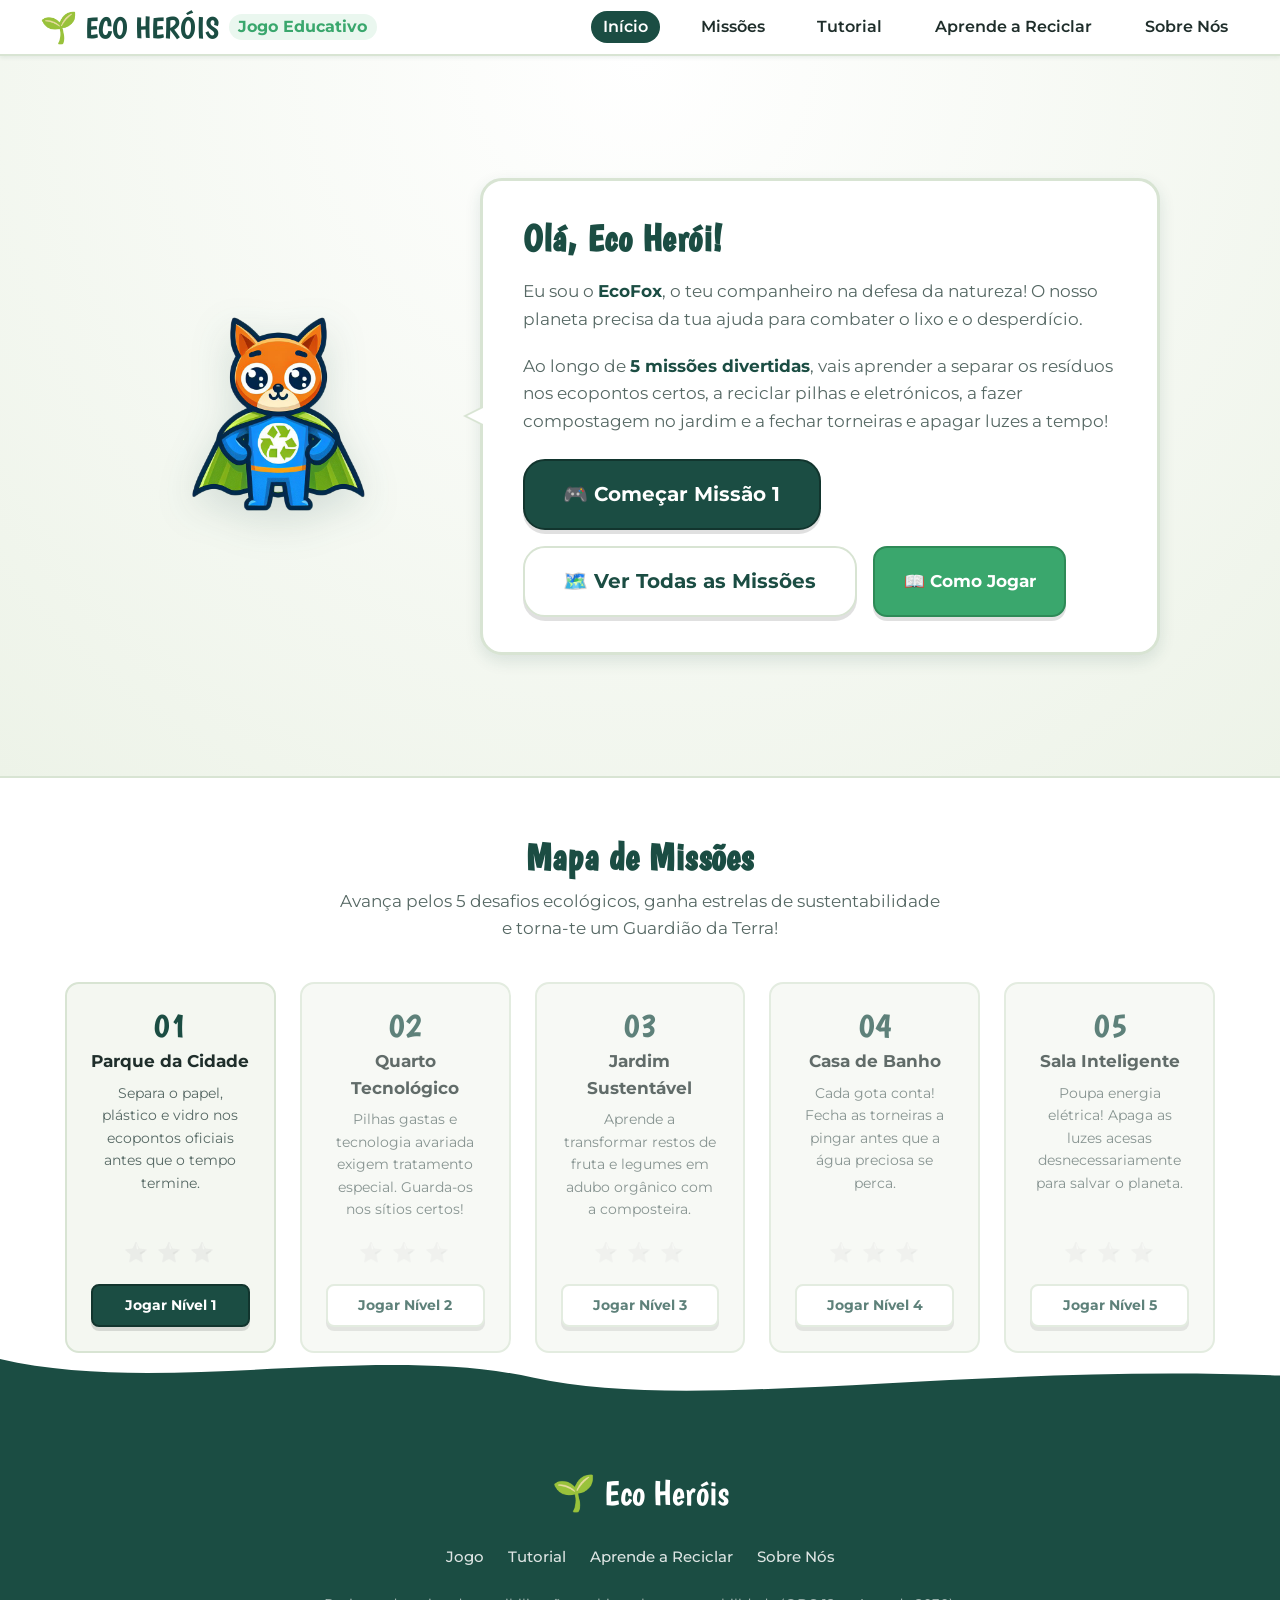
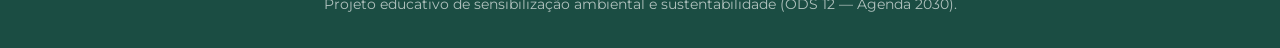
<file: index.html>
<!doctype html>
<html lang="pt">
<head>
    <meta charset="UTF-8">
    <meta name="viewport" content="width=device-width, initial-scale=1">
    <title>Eco Heróis — Aprende a Salvar o Planeta a Jogar</title>
    <meta name="description" content="Jogo educativo interativo de sustentabilidade para crianças. Aprende a reciclar, poupar água e energia em 5 missões divertidas com o EcoFox.">

    <!-- Google Fonts -->
    <link rel="preconnect" href="https://fonts.googleapis.com">
    <link rel="preconnect" href="https://fonts.gstatic.com" crossorigin>
    <link href="https://fonts.googleapis.com/css2?family=Boogaloo&family=Montserrat:wght@400;500;600;700;800&display=swap" rel="stylesheet">

    <!-- Estilos Globais Remasterizados -->
    <link href="estilos.css" rel="stylesheet">
</head>

<body>
    <!-- Cabeçalho -->
    <header class="eco-header">
        <div class="eco-header-container">
            <a href="index.html" class="eco-logo">
                🌱 ECO HERÓIS
                <span class="eco-logo-badge">Jogo Educativo</span>
            </a>
            <button class="eco-nav-toggle" id="nav-toggle" aria-label="Abrir Menu de Navegação">
                <svg width="28" height="28" viewBox="0 0 24 24" fill="none" stroke="currentColor" stroke-width="2.5" stroke-linecap="round">
                    <line x1="3" y1="12" x2="21" y2="12"></line>
                    <line x1="3" y1="6" x2="21" y2="6"></line>
                    <line x1="3" y1="18" x2="21" y2="18"></line>
                </svg>
            </button>
            <nav>
                <ul class="eco-nav-list" id="nav-list">
                    <li><a href="index.html" class="active">Início</a></li>
                    <li><a href="#missoes">Missões</a></li>
                    <li><a href="tutorial.html">Tutorial</a></li>
                    <li><a href="learn.html">Aprende a Reciclar</a></li>
                    <li><a href="sobrenos.html">Sobre Nós</a></li>
                </ul>
            </nav>
        </div>
    </header>

    <main>
        <!-- Hero Section com a Mascote EcoFox -->
        <section class="eco-hero-stage">
            <div class="eco-dialog-wrapper">
                <div class="eco-mascot-box">
                    <img src="imagens/mascote_final_fixe.png" alt="Mascote EcoFox" class="eco-mascot-img">
                </div>
                <div class="eco-speech-bubble">
                    <h1>Olá, Eco Herói!</h1>
                    <p>
                        Eu sou o <strong>EcoFox</strong>, o teu companheiro na defesa da natureza! O nosso planeta precisa da tua ajuda para combater o lixo e o desperdício.
                    </p>
                    <p>
                        Ao longo de <strong>5 missões divertidas</strong>, vais aprender a separar os resíduos nos ecopontos certos, a reciclar pilhas e eletrónicos, a fazer compostagem no jardim e a fechar torneiras e apagar luzes a tempo!
                    </p>
                    <div class="eco-bubble-actions">
                        <a href="nivel1.html" class="eco-btn eco-btn-primary eco-btn-lg" id="btn-jogar-agora">
                            🎮 Começar Missão 1
                        </a>
                        <a href="#missoes" class="eco-btn eco-btn-secondary eco-btn-lg">
                            🗺️ Ver Todas as Missões
                        </a>
                        <a href="tutorial.html" class="eco-btn eco-btn-accent">
                            📖 Como Jogar
                        </a>
                    </div>
                </div>
            </div>
        </section>

        <!-- Seletor de Missões (Level Hub) -->
        <section class="eco-missions-section" id="missoes">
            <h2 class="eco-section-title">Mapa de Missões</h2>
            <p class="eco-section-sub">
                Avança pelos 5 desafios ecológicos, ganha estrelas de sustentabilidade e torna-te um Guardião da Terra!
            </p>

            <div class="eco-levels-grid" id="levels-grid">
                <!-- Nível 1 -->
                <div class="eco-level-card" id="card-lvl-1">
                    <div>
                        <div class="eco-level-num">01</div>
                        <div class="eco-level-name">Parque da Cidade</div>
                        <div class="eco-level-desc">Separa o papel, plástico e vidro nos ecopontos oficiais antes que o tempo termine.</div>
                    </div>
                    <div>
                        <div class="eco-level-stars" id="stars-lvl-1">⭐⭐⭐</div>
                        <a href="nivel1.html" class="eco-btn eco-btn-primary eco-btn-sm" style="width: 100%;">Jogar Nível 1</a>
                    </div>
                </div>

                <!-- Nível 2 -->
                <div class="eco-level-card" id="card-lvl-2">
                    <div>
                        <div class="eco-level-num">02</div>
                        <div class="eco-level-name">Quarto Tecnológico</div>
                        <div class="eco-level-desc">Pilhas gastas e tecnologia avariada exigem tratamento especial. Guarda-os nos sítios certos!</div>
                    </div>
                    <div>
                        <div class="eco-level-stars" id="stars-lvl-2">⭐⭐⭐</div>
                        <a href="nivel2.html" class="eco-btn eco-btn-secondary eco-btn-sm" style="width: 100%;">Jogar Nível 2</a>
                    </div>
                </div>

                <!-- Nível 3 -->
                <div class="eco-level-card" id="card-lvl-3">
                    <div>
                        <div class="eco-level-num">03</div>
                        <div class="eco-level-name">Jardim Sustentável</div>
                        <div class="eco-level-desc">Aprende a transformar restos de fruta e legumes em adubo orgânico com a composteira.</div>
                    </div>
                    <div>
                        <div class="eco-level-stars" id="stars-lvl-3">⭐⭐⭐</div>
                        <a href="nivel3.html" class="eco-btn eco-btn-secondary eco-btn-sm" style="width: 100%;">Jogar Nível 3</a>
                    </div>
                </div>

                <!-- Nível 4 -->
                <div class="eco-level-card" id="card-lvl-4">
                    <div>
                        <div class="eco-level-num">04</div>
                        <div class="eco-level-name">Casa de Banho</div>
                        <div class="eco-level-desc">Cada gota conta! Fecha as torneiras a pingar antes que a água preciosa se perca.</div>
                    </div>
                    <div>
                        <div class="eco-level-stars" id="stars-lvl-4">⭐⭐⭐</div>
                        <a href="nivel4.html" class="eco-btn eco-btn-secondary eco-btn-sm" style="width: 100%;">Jogar Nível 4</a>
                    </div>
                </div>

                <!-- Nível 5 -->
                <div class="eco-level-card" id="card-lvl-5">
                    <div>
                        <div class="eco-level-num">05</div>
                        <div class="eco-level-name">Sala Inteligente</div>
                        <div class="eco-level-desc">Poupa energia elétrica! Apaga as luzes acesas desnecessariamente para salvar o planeta.</div>
                    </div>
                    <div>
                        <div class="eco-level-stars" id="stars-lvl-5">⭐⭐⭐</div>
                        <a href="nivel5.html" class="eco-btn eco-btn-secondary eco-btn-sm" style="width: 100%;">Jogar Nível 5</a>
                    </div>
                </div>
            </div>
        </section>
    </main>

    <!-- Rodapé -->
    <footer class="eco-footer">
        <div class="footer-wave-container">
            <svg class="footer-wave-svg" viewBox="0 0 1200 120" preserveAspectRatio="none">
                <path d="M0,0 C150,90 350,-40 500,45 C650,130 900,10 1200,40 L1200,120 L0,120 Z" fill="#1B4D43"></path>
            </svg>
        </div>
        <div class="footer-content">
            <div class="footer-logo">🌱 Eco Heróis</div>
            <nav class="footer-nav">
                <a href="index.html">Jogo</a>
                <a href="tutorial.html">Tutorial</a>
                <a href="learn.html">Aprende a Reciclar</a>
                <a href="sobrenos.html">Sobre Nós</a>
            </nav>
            <p class="footer-copy">
                Projeto educativo de sensibilização ambiental e sustentabilidade (ODS 12 — Agenda 2030).
            </p>
        </div>
    </footer>

    <!-- Scripts Modulares -->
    <script src="js/audio-manager.js"></script>
    <script src="js/storage-manager.js"></script>
    <script>
        // Menu Móvel Responsivo
        const toggleBtn = document.getElementById('nav-toggle');
        const navList = document.getElementById('nav-list');
        if (toggleBtn && navList) {
            toggleBtn.addEventListener('click', (e) => {
                e.stopPropagation();
                const isOpen = navList.classList.toggle('is-open');
                toggleBtn.setAttribute('aria-expanded', isOpen ? 'true' : 'false');
            });

            // Fechar ao clicar num link de navegação
            navList.querySelectorAll('a').forEach(link => {
                link.addEventListener('click', () => {
                    navList.classList.remove('is-open');
                    toggleBtn.setAttribute('aria-expanded', 'false');
                });
            });

            // Fechar ao clicar fora
            document.addEventListener('click', (e) => {
                if (!navList.contains(e.target) && !toggleBtn.contains(e.target)) {
                    navList.classList.remove('is-open');
                    toggleBtn.setAttribute('aria-expanded', 'false');
                }
            });
        }

        // Atualizar estrelas e estado dos níveis a partir do StorageManager
        window.addEventListener('DOMContentLoaded', () => {
            if (!window.storageManager) return;

            for (let i = 1; i <= 5; i++) {
                const data = window.storageManager.getLevelData(i);
                const isUnlocked = window.storageManager.isLevelUnlocked(i);
                const starsElem = document.getElementById(`stars-lvl-${i}`);
                const cardElem = document.getElementById(`card-lvl-${i}`);

                if (starsElem) {
                    const stars = data.stars || 0;
                    starsElem.innerHTML = `
                        <span class="${stars >= 1 ? '' : 'star-empty'}">⭐</span>
                        <span class="${stars >= 2 ? '' : 'star-empty'}">⭐</span>
                        <span class="${stars >= 3 ? '' : 'star-empty'}">⭐</span>
                    `;
                }

                if (cardElem && !isUnlocked) {
                    cardElem.style.opacity = '0.7';
                    const btn = cardElem.querySelector('a');
                    if (btn) {
                        btn.classList.remove('eco-btn-primary');
                        btn.classList.add('eco-btn-secondary');
                    }
                }
            }
        });
    </script>
</body>
</html>
</file>
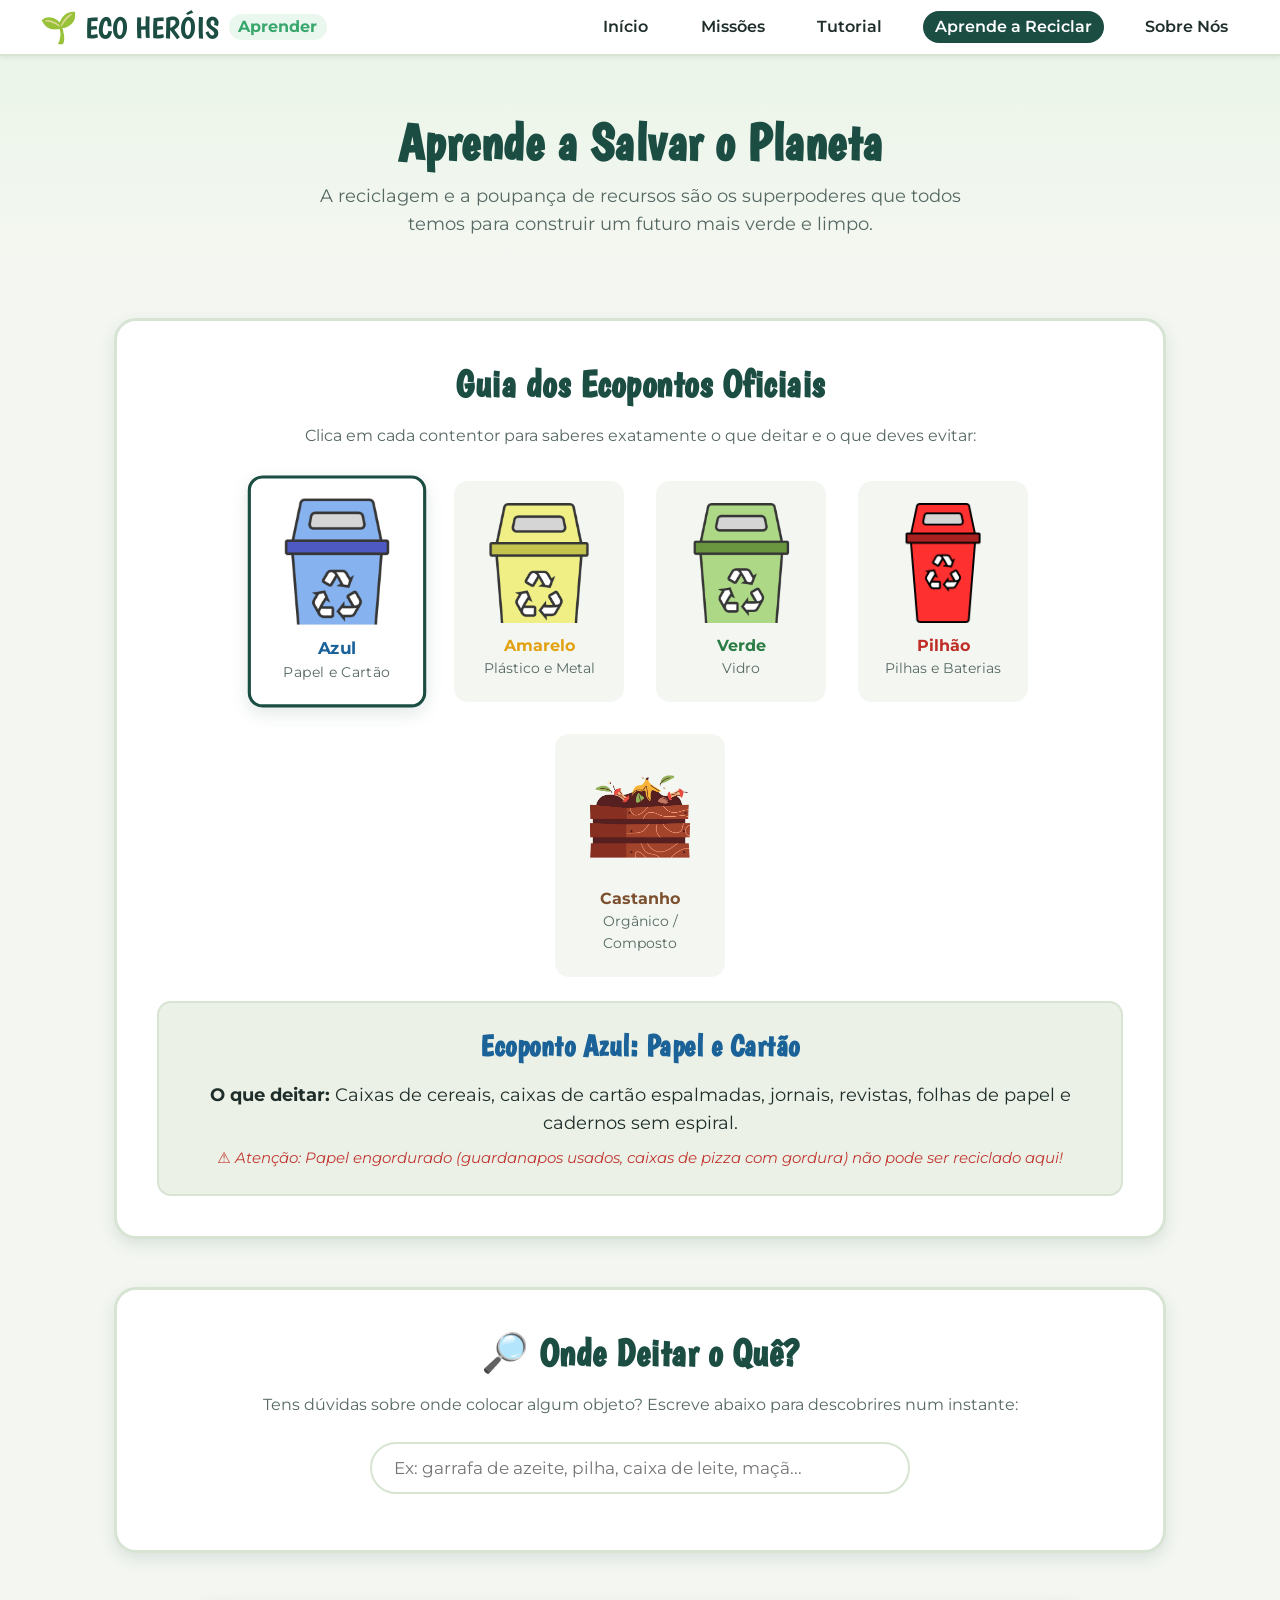
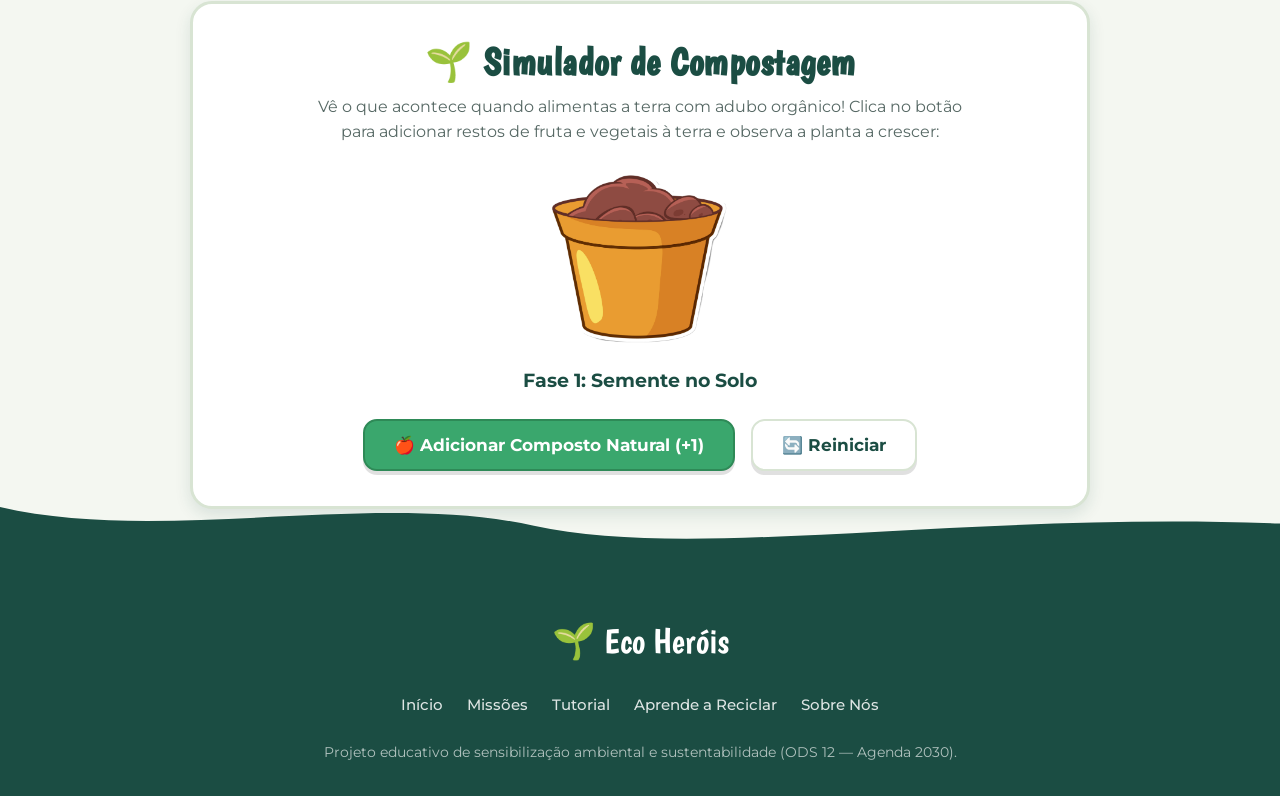
<file: learn.html>
<!doctype html>
<html lang="pt">
<head>
    <meta charset="UTF-8">
    <meta name="viewport" content="width=device-width, initial-scale=1">
    <title>Eco Heróis — Aprende a Reciclar e a Sustentar</title>
    <meta name="description" content="Guia interativo e lúdico de reciclagem para crianças e famílias. Descobre que materiais colocar em cada ecoponto e simula a compostagem natural.">

    <!-- Google Fonts -->
    <link rel="preconnect" href="https://fonts.googleapis.com">
    <link rel="preconnect" href="https://fonts.gstatic.com" crossorigin>
    <link href="https://fonts.googleapis.com/css2?family=Boogaloo&family=Montserrat:wght@400;500;600;700;800&display=swap" rel="stylesheet">

    <!-- Estilos Globais -->
    <link href="estilos.css" rel="stylesheet">
    <style>
        .learn-section {
            max-width: 1100px;
            margin: 3rem auto;
            padding: 0 1.5rem;
        }

        .bin-showcase {
            background: var(--eco-surface);
            border: 3px solid var(--eco-border);
            border-radius: var(--radius-lg);
            padding: 2.5rem;
            box-shadow: var(--eco-shadow-md);
            text-align: center;
        }

        .bin-selector-row {
            display: flex;
            justify-content: center;
            align-items: center;
            gap: 2rem;
            margin: 2rem 0 1.5rem;
            flex-wrap: wrap;
        }

        .bin-option-card {
            background: var(--eco-bg);
            border: 3px solid transparent;
            border-radius: var(--radius-md);
            padding: 1.2rem;
            cursor: pointer;
            transition: all var(--transition-bounce);
            text-align: center;
            width: 170px;
        }

        .bin-option-card:hover {
            transform: translateY(-6px);
        }

        .bin-option-card.selected {
            background: var(--eco-surface);
            border-color: var(--eco-primary);
            box-shadow: var(--eco-shadow-md);
            transform: scale(1.05);
        }

        .bin-option-img {
            height: 120px;
            margin: 0 auto 0.6rem;
            object-fit: contain;
        }

        .bin-detail-box {
            background: var(--eco-bg-alt);
            border: 2px solid var(--eco-border);
            border-radius: var(--radius-md);
            padding: 1.5rem 2rem;
            margin-top: 1.5rem;
            font-size: 1.1rem;
            color: var(--eco-text);
            line-height: 1.6;
        }

        /* Ferramenta Onde Deitar */
        .search-waste-box {
            background: var(--eco-surface);
            border: 3px solid var(--eco-border);
            border-radius: var(--radius-lg);
            padding: 2.5rem;
            box-shadow: var(--eco-shadow-md);
            text-align: center;
            margin-top: 3rem;
        }

        .waste-input-wrapper {
            max-width: 540px;
            margin: 1.5rem auto 1rem auto;
            position: relative;
        }

        .waste-search-input {
            width: 100%;
            padding: 0.9rem 1.4rem;
            border: 2px solid var(--eco-border);
            border-radius: var(--radius-pill);
            font-family: var(--font-sans);
            font-size: 1.05rem;
            outline: none;
            transition: border-color var(--transition-fast);
        }

        .waste-search-input:focus {
            border-color: var(--eco-primary);
        }

        .waste-result-card {
            display: none;
            background: var(--eco-bg);
            border: 2px solid var(--eco-border);
            border-radius: var(--radius-md);
            padding: 1.4rem;
            margin-top: 1.2rem;
            text-align: left;
            max-width: 600px;
            margin-left: auto;
            margin-right: auto;
            animation: fadeIn 0.3s ease;
        }
    </style>
</head>

<body>
    <!-- Cabeçalho -->
    <header class="eco-header">
        <div class="eco-header-container">
            <a href="index.html" class="eco-logo">
                🌱 ECO HERÓIS
                <span class="eco-logo-badge">Aprender</span>
            </a>
            <button class="eco-nav-toggle" id="nav-toggle" aria-label="Abrir Menu de Navegação">
                <svg width="28" height="28" viewBox="0 0 24 24" fill="none" stroke="currentColor" stroke-width="2.5" stroke-linecap="round">
                    <line x1="3" y1="12" x2="21" y2="12"></line>
                    <line x1="3" y1="6" x2="21" y2="6"></line>
                    <line x1="3" y1="18" x2="21" y2="18"></line>
                </svg>
            </button>
            <nav>
                <ul class="eco-nav-list" id="nav-list">
                    <li><a href="index.html">Início</a></li>
                    <li><a href="index.html#missoes">Missões</a></li>
                    <li><a href="tutorial.html">Tutorial</a></li>
                    <li><a href="learn.html" class="active">Aprende a Reciclar</a></li>
                    <li><a href="sobrenos.html">Sobre Nós</a></li>
                </ul>
            </nav>
        </div>
    </header>

    <main>
        <section class="learn-hero">
            <h1>Aprende a Salvar o Planeta</h1>
            <p style="max-width: 680px; margin: 0.5rem auto 0 auto; color: var(--eco-text-muted); font-size: 1.1rem;">
                A reciclagem e a poupança de recursos são os superpoderes que todos temos para construir um futuro mais verde e limpo.
            </p>
        </section>

        <div class="learn-section">
            <!-- Mostruário de Ecopontos -->
            <div class="bin-showcase">
                <h2>Guia dos Ecopontos Oficiais</h2>
                <p style="color: var(--eco-text-muted);">
                    Clica em cada contentor para saberes exatamente o que deitar e o que deves evitar:
                </p>

                <div class="bin-selector-row">
                    <!-- Azul -->
                    <div class="bin-option-card selected" data-bin="azul">
                        <img src="imagens/ecopontos/papel%20e%20cartão%20cortado.png" alt="Ecoponto Azul" class="bin-option-img">
                        <strong style="color: var(--bin-papel);">Azul</strong>
                        <div style="font-size: 0.85rem; color: var(--eco-text-muted);">Papel e Cartão</div>
                    </div>
                    <!-- Amarelo -->
                    <div class="bin-option-card" data-bin="amarelo">
                        <img src="imagens/ecopontos/plástico%20e%20metal%20cortado.png" alt="Ecoponto Amarelo" class="bin-option-img">
                        <strong style="color: var(--bin-plastico);">Amarelo</strong>
                        <div style="font-size: 0.85rem; color: var(--eco-text-muted);">Plástico e Metal</div>
                    </div>
                    <!-- Verde -->
                    <div class="bin-option-card" data-bin="verde">
                        <img src="imagens/ecopontos/vidro%20cortado.png" alt="Ecoponto Verde" class="bin-option-img">
                        <strong style="color: var(--bin-vidro);">Verde</strong>
                        <div style="font-size: 0.85rem; color: var(--eco-text-muted);">Vidro</div>
                    </div>
                    <!-- Pilhão -->
                    <div class="bin-option-card" data-bin="pilhas">
                        <img src="imagens/ecopontos/pilhas.png" alt="Pilhão" class="bin-option-img">
                        <strong style="color: var(--bin-pilhas);">Pilhão</strong>
                        <div style="font-size: 0.85rem; color: var(--eco-text-muted);">Pilhas e Baterias</div>
                    </div>
                    <!-- Composteira -->
                    <div class="bin-option-card" data-bin="bio">
                        <img src="imagens/ecopontos/composteira.png" alt="Composteira" class="bin-option-img">
                        <strong style="color: var(--bin-bio);">Castanho</strong>
                        <div style="font-size: 0.85rem; color: var(--eco-text-muted);">Orgânico / Composto</div>
                    </div>
                </div>

                <!-- Caixa Detalhada -->
                <div class="bin-detail-box" id="bin-detail-content">
                    <h3 style="color: var(--bin-papel); margin-bottom: 0.4rem;">Ecoponto Azul: Papel e Cartão</h3>
                    <p style="margin-bottom: 0.5rem;">
                        <strong>O que deitar:</strong> Caixas de cereais, caixas de cartão espalmadas, jornais, revistas, folhas de papel e cadernos sem espiral.
                    </p>
                    <p style="margin: 0; font-size: 0.95rem; color: var(--eco-danger);">
                        ⚠️ <em>Atenção: Papel engordurado (guardanapos usados, caixas de pizza com gordura) não pode ser reciclado aqui!</em>
                    </p>
                </div>
            </div>

            <!-- Pesquisa Rápida: Onde Deitar o Quê? -->
            <div class="search-waste-box">
                <h2>🔎 Onde Deitar o Quê?</h2>
                <p style="color: var(--eco-text-muted);">
                    Tens dúvidas sobre onde colocar algum objeto? Escreve abaixo para descobrires num instante:
                </p>

                <div class="waste-input-wrapper">
                    <input type="text" id="waste-input" class="waste-search-input" placeholder="Ex: garrafa de azeite, pilha, caixa de leite, maçã..." aria-label="Pesquisar resíduo">
                </div>

                <div class="waste-result-card" id="waste-result">
                    <h4 id="waste-res-title" style="margin-bottom: 0.3rem;">Garrafa de Plástico</h4>
                    <p id="waste-res-desc" style="margin-bottom: 0; color: var(--eco-text-muted);">Deves colocar no ecoponto amarelo após escorrer o líquido.</p>
                </div>
            </div>

            <!-- Simulador de Crescimento de Planta com Compostagem -->
            <div class="compost-sim-container">
                <h2>🌱 Simulador de Compostagem</h2>
                <p style="color: var(--eco-text-muted); max-width: 650px; margin: 0 auto 1.5rem auto;">
                    Vê o que acontece quando alimentas a terra com adubo orgânico! Clica no botão para adicionar restos de fruta e vegetais à terra e observa a planta a crescer:
                </p>

                <div style="margin: 1.5rem auto; text-align: center;">
                    <img id="sim-plant-img" src="imagens/pagina-learn/Planta-inicial.png" alt="Fase de Crescimento da Planta" class="sim-plant-img">
                    <div id="sim-plant-stage" style="margin-top: 1rem; font-weight: 700; color: var(--eco-primary); font-size: 1.2rem;">
                        Fase 1: Semente no Solo
                    </div>
                </div>

                <div style="display: flex; justify-content: center; gap: 1rem; flex-wrap: wrap;">
                    <button class="eco-btn eco-btn-accent" id="btn-feed-compost">
                        🍎 Adicionar Composto Natural (+1)
                    </button>
                    <button class="eco-btn eco-btn-secondary" id="btn-reset-compost">
                        🔄 Reiniciar
                    </button>
                </div>
            </div>
        </div>
    </main>

    <!-- Rodapé -->
    <footer class="eco-footer">
        <div class="footer-wave-container">
            <svg class="footer-wave-svg" viewBox="0 0 1200 120" preserveAspectRatio="none">
                <path d="M0,0 C150,90 350,-40 500,45 C650,130 900,10 1200,40 L1200,120 L0,120 Z" fill="#1B4D43"></path>
            </svg>
        </div>
        <div class="footer-content">
            <div class="footer-logo">🌱 Eco Heróis</div>
            <nav class="footer-nav">
                <a href="index.html">Início</a>
                <a href="index.html#missoes">Missões</a>
                <a href="tutorial.html">Tutorial</a>
                <a href="learn.html">Aprende a Reciclar</a>
                <a href="sobrenos.html">Sobre Nós</a>
            </nav>
            <p class="footer-copy">
                Projeto educativo de sensibilização ambiental e sustentabilidade (ODS 12 — Agenda 2030).
            </p>
        </div>
    </footer>

    <script src="js/audio-manager.js"></script>
    <script src="learn.js"></script>
</body>
</html>
</file>
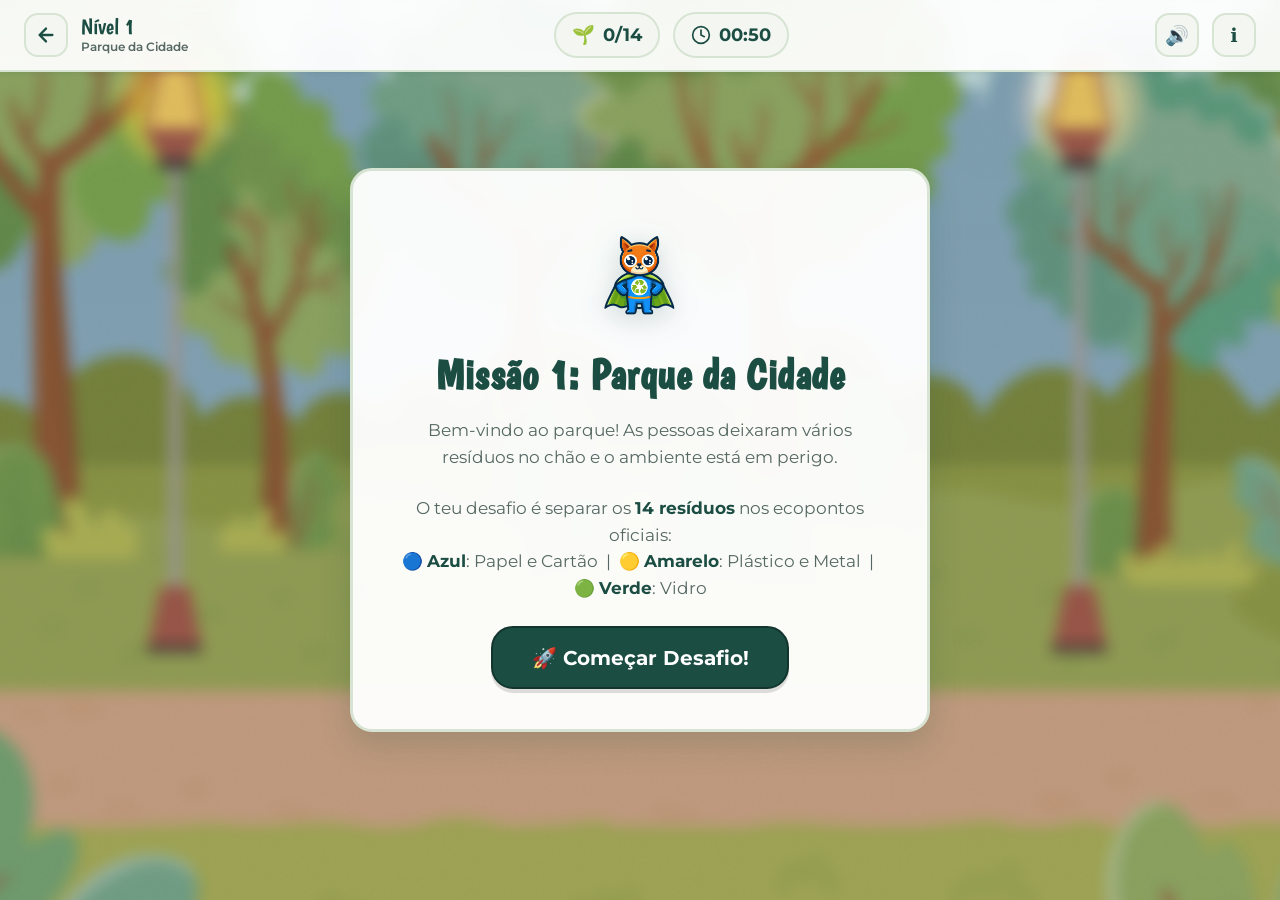
<file: nivel1.html>
<!doctype html>
<html lang="pt">
<head>
    <meta charset="UTF-8">
    <meta name="viewport" content="width=device-width, initial-scale=1">
    <title>Eco Heróis — Nível 1: Parque da Cidade</title>

    <!-- Google Fonts -->
    <link rel="preconnect" href="https://fonts.googleapis.com">
    <link rel="preconnect" href="https://fonts.gstatic.com" crossorigin>
    <link href="https://fonts.googleapis.com/css2?family=Boogaloo&family=Montserrat:wght@400;500;600;700;800&display=swap" rel="stylesheet">

    <!-- Estilos Globais -->
    <link href="estilos.css" rel="stylesheet">
</head>

<body style="overflow: hidden;">
    <!-- Ecrã de Introdução da Missão -->
    <div id="nivel1-intro" class="level-intro-screen" style="background-image: url('imagens/fundos/nivel%201%20blur.png');">
        <div class="level-intro-card scale-in">
            <div class="eco-modal-mascot-header">
                <img src="imagens/mascote_final_fixe.png" alt="EcoFox Mascote" class="modal-mascot-img">
            </div>
            <h2>Missão 1: Parque da Cidade</h2>
            <p>
                Bem-vindo ao parque! As pessoas deixaram vários resíduos no chão e o ambiente está em perigo.
            </p>
            <p>
                O teu desafio é separar os <strong>14 resíduos</strong> nos ecopontos oficiais:
                <br>
                🔵 <strong>Azul</strong>: Papel e Cartão &nbsp;|&nbsp;
                🟡 <strong>Amarelo</strong>: Plástico e Metal &nbsp;|&nbsp;
                🟢 <strong>Verde</strong>: Vidro
            </p>
            <button id="btn-iniciar" class="eco-btn eco-btn-primary eco-btn-lg">
                🚀 Começar Desafio!
            </button>
        </div>
    </div>

    <!-- Contentor de Jogo -->
    <main id="nivel1-fundo" class="eco-game-container" style="background-image: url('imagens/fundos/46232.jpg'); display: none;">
        <div class="eco-game-stage" id="game-stage">
            <!-- 14 Resíduos a Limpar com Tamanhos Aumentados e Alta Visibilidade -->
            <img id="lixo-1" class="lixo-drag" data-tipo="papel" src="imagens/lixo/papel%20e%20cartão/caixa%20de%20cartão.webp" alt="Caixa de Cartão" style="width: 105px;">
            <img id="lixo-2" class="lixo-drag" data-tipo="vidro" src="imagens/lixo/vidro/garrafa%20partida%20vidro.png" alt="Garrafa de Vidro Quebrada" style="width: 88px;">
            <img id="lixo-3" class="lixo-drag" data-tipo="plastico" src="imagens/lixo/plástico%20e%20metal/cocacola.png" alt="Lata de Bebida" style="width: 72px;">
            <img id="lixo-4" class="lixo-drag" data-tipo="papel" src="imagens/lixo/papel%20e%20cartão/jornal.png" alt="Jornal Velho" style="width: 100px;">
            <img id="lixo-5" class="lixo-drag" data-tipo="vidro" src="imagens/lixo/vidro/garrafa%20partida.png" alt="Garrafa de Vidro" style="width: 88px;">
            <img id="lixo-6" class="lixo-drag" data-tipo="plastico" src="imagens/lixo/plástico%20e%20metal/garrafa%20plástico.png" alt="Garrafa de Plástico" style="width: 90px;">
            <img id="lixo-7" class="lixo-drag" data-tipo="papel" src="imagens/lixo/papel%20e%20cartão/mais%20caixa.webp" alt="Caixa de Embalagem" style="width: 95px;">
            <img id="lixo-8" class="lixo-drag" data-tipo="vidro" src="imagens/lixo/vidro/recipinete%20v.png" alt="Frasco de Vidro" style="width: 76px;">
            <img id="lixo-9" class="lixo-drag" data-tipo="plastico" src="imagens/lixo/plástico%20e%20metal/lata%20de%20metal.png" alt="Lata de Conserva" style="width: 72px;">
            <img id="lixo-10" class="lixo-drag" data-tipo="papel" src="imagens/lixo/papel%20e%20cartão/mais%20papel%20amassado.png" alt="Papel Amassado" style="width: 78px;">
            <img id="lixo-11" class="lixo-drag" data-tipo="plastico" src="imagens/lixo/plástico%20e%20metal/saco%20plástico.png" alt="Saco de Plástico" style="width: 96px;">
            <img id="lixo-12" class="lixo-drag" data-tipo="plastico" src="imagens/lixo/plástico%20e%20metal/latinha%20de%20metal.png" alt="Lata de Refrigerante" style="width: 72px;">
            <img id="lixo-13" class="lixo-drag" data-tipo="plastico" src="imagens/lixo/plástico%20e%20metal/garrafinha%20plastico.png" alt="Garrafinha de Água" style="width: 86px;">
            <img id="lixo-14" class="lixo-drag" data-tipo="papel" src="imagens/lixo/papel%20e%20cartão/papel%20amassado.png" alt="Folha Amassada" style="width: 76px;">

            <!-- Ecopontos (Contentores de Reciclagem) -->
            <div class="ecopontos-dock">
                <!-- Azul: Papel e Cartão -->
                <div class="ecoponto-drop-wrapper">
                    <img id="ecoponto-azul" class="ecoponto-drop" data-aceita="papel" src="imagens/ecopontos/papel%20e%20cartão%20cortado.png" alt="Ecoponto Azul (Papel e Cartão)">
                    <span class="ecoponto-label" style="color: var(--bin-papel);">Papel e Cartão</span>
                </div>
                <!-- Amarelo: Plástico e Metal -->
                <div class="ecoponto-drop-wrapper">
                    <img id="ecoponto-amarelo" class="ecoponto-drop" data-aceita="plastico" src="imagens/ecopontos/plástico%20e%20metal%20cortado.png" alt="Ecoponto Amarelo (Plástico e Metal)">
                    <span class="ecoponto-label" style="color: #A07000;">Plástico e Metal</span>
                </div>
                <!-- Verde: Vidro -->
                <div class="ecoponto-drop-wrapper">
                    <img id="ecoponto-verde" class="ecoponto-drop" data-aceita="vidro" src="imagens/ecopontos/vidro%20cortado.png" alt="Ecoponto Verde (Vidro)">
                    <span class="ecoponto-label" style="color: var(--bin-vidro);">Vidro</span>
                </div>
            </div>
        </div>
    </main>

    <!-- Módulos Core -->
    <script src="js/audio-manager.js"></script>
    <script src="js/storage-manager.js"></script>
    <script src="js/drag-drop-engine.js"></script>
    <script src="js/game-hud.js"></script>

    <!-- Lógica do Nível 1 -->
    <script src="nivel1.js"></script>
</body>
</html>
</file>
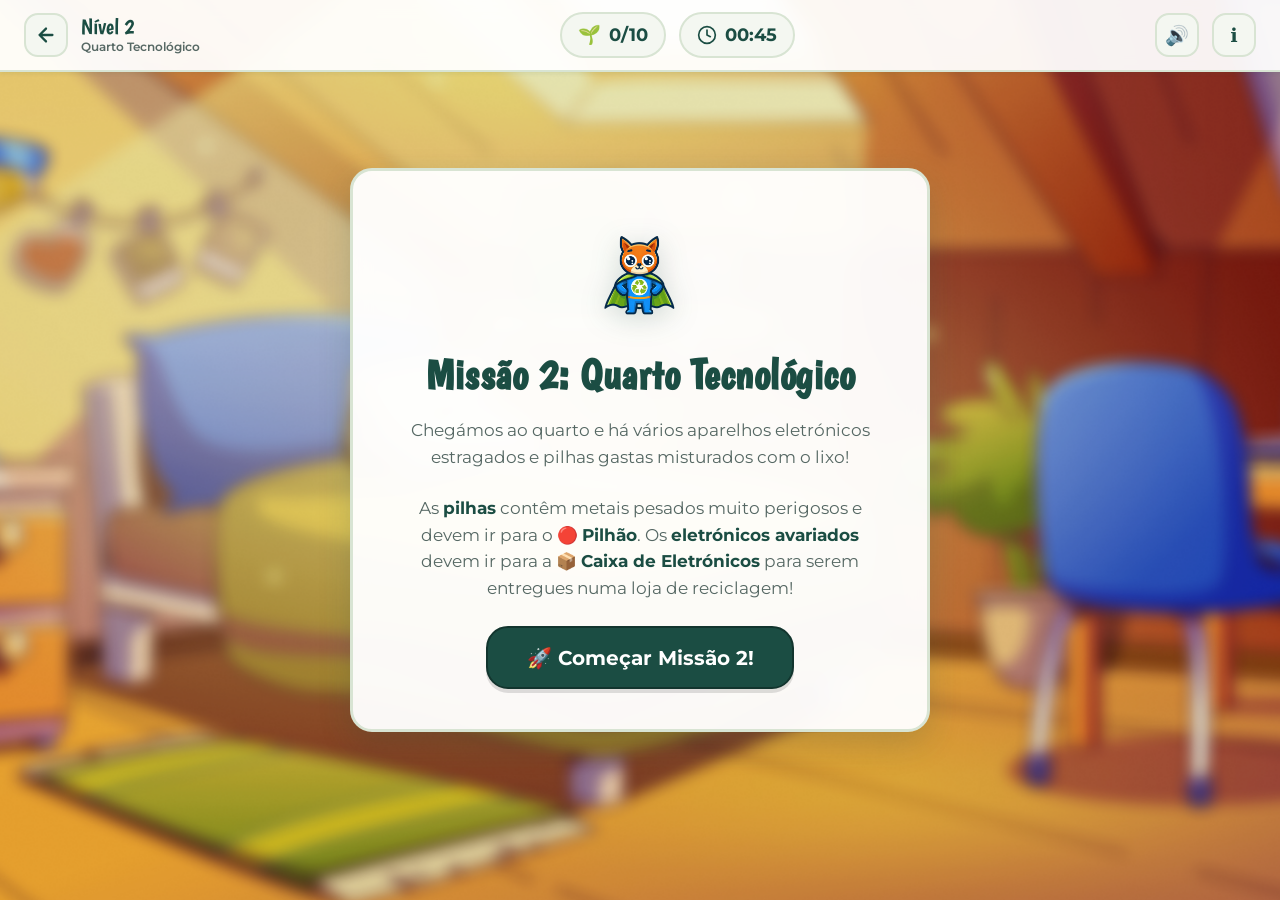
<file: nivel2.html>
<!doctype html>
<html lang="pt">
<head>
    <meta charset="UTF-8">
    <meta name="viewport" content="width=device-width, initial-scale=1">
    <title>Eco Heróis — Nível 2: Quarto Tecnológico</title>

    <!-- Google Fonts -->
    <link rel="preconnect" href="https://fonts.googleapis.com">
    <link rel="preconnect" href="https://fonts.gstatic.com" crossorigin>
    <link href="https://fonts.googleapis.com/css2?family=Boogaloo&family=Montserrat:wght@400;500;600;700;800&display=swap" rel="stylesheet">

    <!-- Estilos Globais -->
    <link href="estilos.css" rel="stylesheet">
</head>

<body style="overflow: hidden;">
    <!-- Ecrã de Introdução da Missão -->
    <div id="nivel2-intro" class="level-intro-screen" style="background-image: url('imagens/fundos/nivel%202%20blur.png');">
        <div class="level-intro-card scale-in">
            <div class="eco-modal-mascot-header">
                <img src="imagens/mascote_final_fixe.png" alt="EcoFox Mascote" class="modal-mascot-img">
            </div>
            <h2>Missão 2: Quarto Tecnológico</h2>
            <p>
                Chegámos ao quarto e há vários aparelhos eletrónicos estragados e pilhas gastas misturados com o lixo!
            </p>
            <p>
                As <strong>pilhas</strong> contêm metais pesados muito perigosos e devem ir para o 🔴 <strong>Pilhão</strong>. Os <strong>eletrónicos avariados</strong> devem ir para a 📦 <strong>Caixa de Eletrónicos</strong> para serem entregues numa loja de reciclagem!
            </p>
            <button id="btn-iniciar" class="eco-btn eco-btn-primary eco-btn-lg">
                🚀 Começar Missão 2!
            </button>
        </div>
    </div>

    <!-- Contentor de Jogo -->
    <main id="nivel2-fundo" class="eco-game-container" style="background-image: url('imagens/fundos/nivel2background.jpg'); display: none;">
        <div class="eco-game-stage" id="game-stage">
            <!-- 10 Resíduos Tecnológicos e Pilhas Aumentados -->
            <img id="lixo-15" class="lixo-drag" data-tipo="pilha" src="imagens/lixo/pilhas/pilha2.png" alt="Pilha Pequena" style="width: 70px;">
            <img id="lixo-16" class="lixo-drag" data-tipo="pilha" src="imagens/lixo/pilhas/Pilha.png" alt="Pilha Média" style="width: 72px;">
            <img id="lixo-24" class="lixo-drag" data-tipo="pilha" src="imagens/lixo/pilhas/pilha3.png" alt="Pilha Grande" style="width: 75px;">

            <img id="lixo-17" class="lixo-drag" data-tipo="eletronico" src="imagens/lixo/tecnologia/colunapartida.png" alt="Coluna de Som Partida" style="width: 92px;">
            <img id="lixo-18" class="lixo-drag" data-tipo="eletronico" src="imagens/lixo/tecnologia/fonespartidos.png" alt="Auscultadores Danificados" style="width: 95px;">
            <img id="lixo-19" class="lixo-drag" data-tipo="eletronico" src="imagens/lixo/tecnologia/pcpartido.png" alt="Portátil Avariado" style="width: 115px;">
            <img id="lixo-20" class="lixo-drag" data-tipo="eletronico" src="imagens/lixo/tecnologia/pcpartido2.png" alt="Computador Antigo" style="width: 120px;">
            <img id="lixo-21" class="lixo-drag" data-tipo="eletronico" src="imagens/lixo/tecnologia/telepartido.png" alt="Telemóvel Antigo" style="width: 80px;">
            <img id="lixo-22" class="lixo-drag" data-tipo="eletronico" src="imagens/lixo/tecnologia/telepartido2.png" alt="Telemóvel Partido" style="width: 80px;">
            <img id="lixo-23" class="lixo-drag" data-tipo="eletronico" src="imagens/lixo/tecnologia/luz-partida.png" alt="Lâmpada Avariada" style="width: 76px;">

            <!-- Contentores Especiais -->
            <div class="ecopontos-dock">
                <!-- Pilhão -->
                <div class="ecoponto-drop-wrapper">
                    <img id="ecoponto-pilhao" class="ecoponto-drop" data-aceita="pilha" src="imagens/ecopontos/pilhas.png" alt="Pilhão (Contentor de Pilhas)">
                    <span class="ecoponto-label" style="color: var(--bin-pilhas);">Pilhão (Pilhas)</span>
                </div>
                <!-- Caixa de Eletrónicos -->
                <div class="ecoponto-drop-wrapper">
                    <img id="caixa-eletronicos" class="ecoponto-drop" data-aceita="eletronico" src="imagens/ecopontos/caixa%20eletronicos.png" alt="Caixa para Eletrónicos">
                    <span class="ecoponto-label" style="color: #4A5568;">Lixo Eletrónico</span>
                </div>
            </div>
        </div>
    </main>

    <!-- Módulos Core -->
    <script src="js/audio-manager.js"></script>
    <script src="js/storage-manager.js"></script>
    <script src="js/drag-drop-engine.js"></script>
    <script src="js/game-hud.js"></script>

    <!-- Lógica do Nível 2 -->
    <script src="nivel2.js"></script>
</body>
</html>
</file>
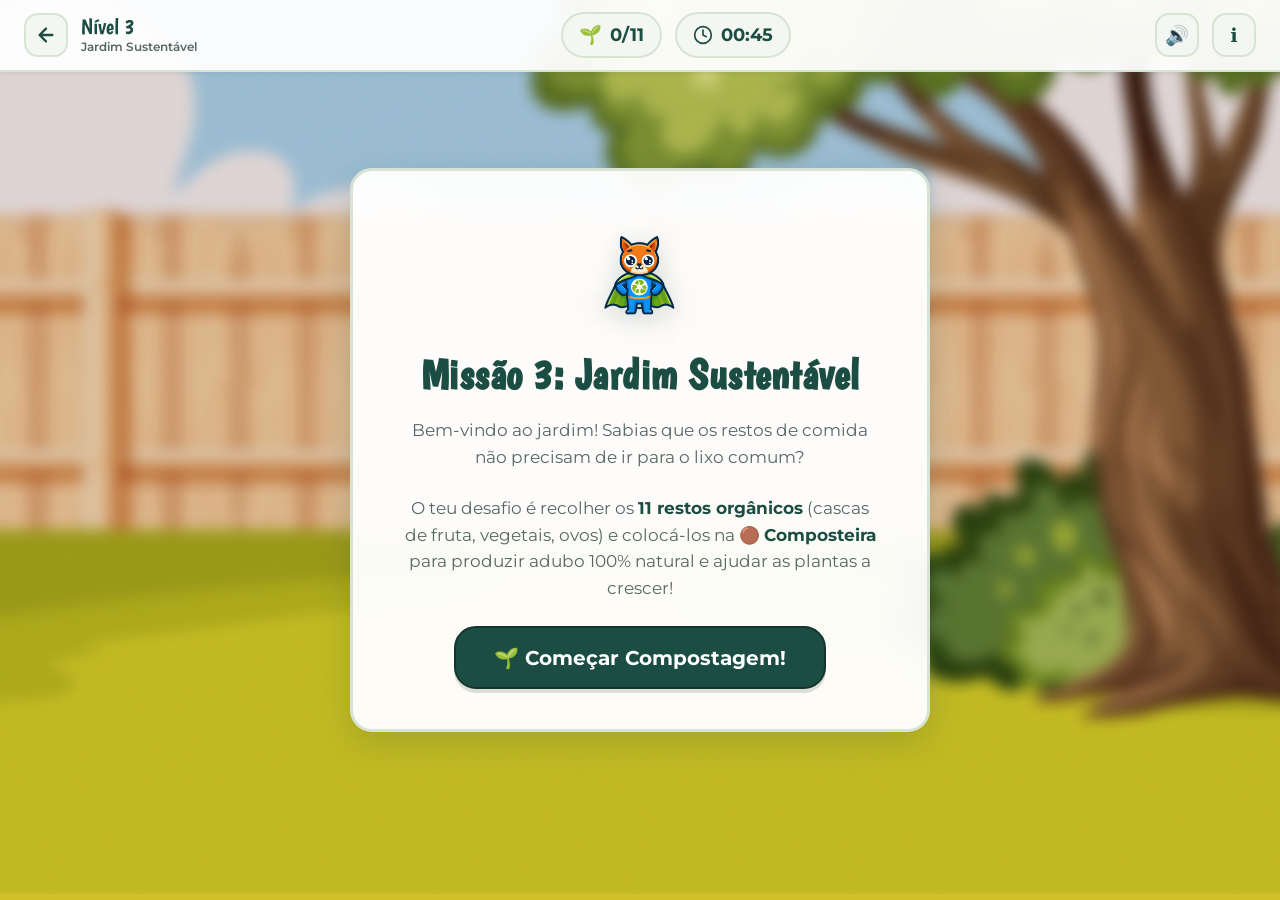
<file: nivel3.html>
<!doctype html>
<html lang="pt">
<head>
    <meta charset="UTF-8">
    <meta name="viewport" content="width=device-width, initial-scale=1">
    <title>Eco Heróis — Nível 3: Jardim Sustentável</title>

    <!-- Google Fonts -->
    <link rel="preconnect" href="https://fonts.googleapis.com">
    <link rel="preconnect" href="https://fonts.gstatic.com" crossorigin>
    <link href="https://fonts.googleapis.com/css2?family=Boogaloo&family=Montserrat:wght@400;500;600;700;800&display=swap" rel="stylesheet">

    <!-- Estilos Globais -->
    <link href="estilos.css" rel="stylesheet">
</head>

<body style="overflow: hidden;">
    <!-- Ecrã de Introdução da Missão -->
    <div id="nivel3-intro" class="level-intro-screen" style="background-image: url('imagens/fundos/nivel%203%20blur.png');">
        <div class="level-intro-card scale-in">
            <div class="eco-modal-mascot-header">
                <img src="imagens/mascote_final_fixe.png" alt="EcoFox Mascote" class="modal-mascot-img">
            </div>
            <h2>Missão 3: Jardim Sustentável</h2>
            <p>
                Bem-vindo ao jardim! Sabias que os restos de comida não precisam de ir para o lixo comum?
            </p>
            <p>
                O teu desafio é recolher os <strong>11 restos orgânicos</strong> (cascas de fruta, vegetais, ovos) e colocá-los na 🟤 <strong>Composteira</strong> para produzir adubo 100% natural e ajudar as plantas a crescer!
            </p>
            <button id="btn-iniciar" class="eco-btn eco-btn-primary eco-btn-lg">
                🌱 Começar Compostagem!
            </button>
        </div>
    </div>

    <!-- Contentor de Jogo -->
    <main id="nivel3-fundo" class="eco-game-container" style="background-image: url('imagens/fundos/fundonivel3.jpg'); display: none;">
        <div class="eco-game-stage" id="game-stage">
            <!-- 11 Resíduos Orgânicos Aumentados e Visíveis -->
            <img id="lixo-25" class="lixo-drag" data-tipo="bio" src="imagens/lixo/biodegradavel/cascaovo.png" alt="Casca de Ovo" style="width: 78px;">
            <img id="lixo-26" class="lixo-drag" data-tipo="bio" src="imagens/lixo/biodegradavel/casca%20banana.png" alt="Casca de Banana" style="width: 95px;">
            <img id="lixo-27" class="lixo-drag" data-tipo="bio" src="imagens/lixo/biodegradavel/cenourapodre.png" alt="Resto de Cenoura" style="width: 100px;">
            <img id="lixo-28" class="lixo-drag" data-tipo="bio" src="imagens/lixo/biodegradavel/coisapodre.png" alt="Legume Orgânico" style="width: 95px;">
            <img id="lixo-30" class="lixo-drag" data-tipo="bio" src="imagens/lixo/biodegradavel/maca.png" alt="Maçã Trincada" style="width: 82px;">
            <img id="lixo-31" class="lixo-drag" data-tipo="bio" src="imagens/lixo/biodegradavel/outracoisapodre.png" alt="Fruta Amadurecida" style="width: 85px;">
            <img id="lixo-32" class="lixo-drag" data-tipo="bio" src="imagens/lixo/biodegradavel/perapodre.png" alt="Pera Estragada" style="width: 80px;">
            <img id="lixo-33" class="lixo-drag" data-tipo="bio" src="imagens/lixo/biodegradavel/romapodre.png" alt="Casca de Romã" style="width: 84px;">
            <img id="lixo-34" class="lixo-drag" data-tipo="bio" src="imagens/lixo/biodegradavel/cascalaranja.png" alt="Casca de Laranja" style="width: 88px;">
            <img id="lixo-35" class="lixo-drag" data-tipo="bio" src="imagens/lixo/biodegradavel/nozes.png" alt="Cascas de Frutos Secos" style="width: 75px;">
            <img id="lixo-36" class="lixo-drag" data-tipo="bio" src="imagens/lixo/biodegradavel/melancia1.png" alt="Casca de Melancia" style="width: 110px;">

            <!-- Composteira Ecológica -->
            <div class="ecopontos-dock">
                <div class="ecoponto-drop-wrapper">
                    <img id="composteira" class="ecoponto-drop" data-aceita="bio" src="imagens/ecopontos/composteira.png" alt="Composteira do Jardim" style="height: 190px;">
                    <span class="ecoponto-label" style="color: var(--bin-bio);">Composteira Natural</span>
                </div>
            </div>
        </div>
    </main>

    <!-- Módulos Core -->
    <script src="js/audio-manager.js"></script>
    <script src="js/storage-manager.js"></script>
    <script src="js/drag-drop-engine.js"></script>
    <script src="js/game-hud.js"></script>

    <!-- Lógica do Nível 3 -->
    <script src="nivel3.js"></script>
</body>
</html>
</file>
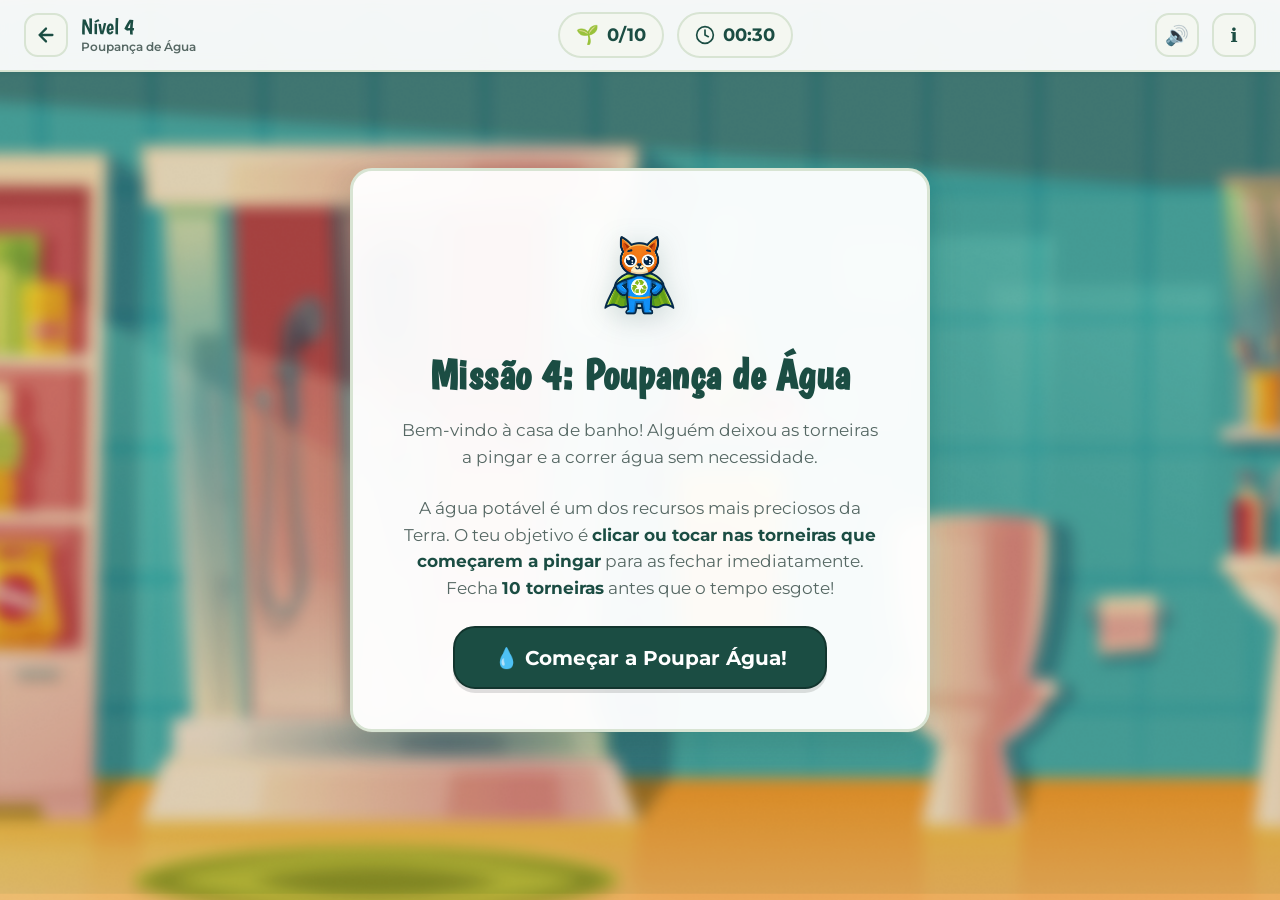
<file: nivel4.html>
<!doctype html>
<html lang="pt">
<head>
    <meta charset="UTF-8">
    <meta name="viewport" content="width=device-width, initial-scale=1">
    <title>Eco Heróis — Nível 4: Casa de Banho</title>

    <!-- Google Fonts -->
    <link rel="preconnect" href="https://fonts.googleapis.com">
    <link rel="preconnect" href="https://fonts.gstatic.com" crossorigin>
    <link href="https://fonts.googleapis.com/css2?family=Boogaloo&family=Montserrat:wght@400;500;600;700;800&display=swap" rel="stylesheet">

    <!-- Estilos Globais -->
    <link href="estilos.css" rel="stylesheet">
</head>

<body style="overflow: hidden;">
    <!-- Ecrã de Introdução da Missão -->
    <div id="nivel4-intro" class="level-intro-screen" style="background-image: url('imagens/fundos/nivel%204%20blur.png');">
        <div class="level-intro-card scale-in">
            <div class="eco-modal-mascot-header">
                <img src="imagens/mascote_final_fixe.png" alt="EcoFox Mascote" class="modal-mascot-img">
            </div>
            <h2>Missão 4: Poupança de Água</h2>
            <p>
                Bem-vindo à casa de banho! Alguém deixou as torneiras a pingar e a correr água sem necessidade.
            </p>
            <p>
                A água potável é um dos recursos mais preciosos da Terra. O teu objetivo é <strong>clicar ou tocar nas torneiras que começarem a pingar</strong> para as fechar imediatamente.
                Fecha <strong>10 torneiras</strong> antes que o tempo esgote!
            </p>
            <button id="btn-iniciar" class="eco-btn eco-btn-primary eco-btn-lg">
                💧 Começar a Poupar Água!
            </button>
        </div>
    </div>

    <!-- Contentor de Jogo -->
    <main id="nivel4-fundo" class="eco-game-container" style="background-image: url('imagens/fundos/nivel4background.jpg'); display: none;">
        <div class="eco-game-stage" id="game-stage">
            <!-- Barra de Status e Desperdício de Água -->
            <div class="level-instruction-pill">
                <span>🚰 Fecha as torneiras abertas quando a água começar a correr!</span>
            </div>

            <!-- Estações de Torneiras Interativas no Cenário Aumentadas -->
            <div class="tap-node" id="tap-1" style="top: 41%; left: 46%;">
                <div class="tap-visual" style="position: relative; display: flex; flex-direction: column; align-items: center;">
                    <img src="imagens/pagina-learn/torneira-aberta.png" alt="Torneira Principal" class="tap-img" style="width: 74px; filter: drop-shadow(0 6px 8px rgba(0,0,0,0.35));">
                    <div class="tap-water-stream"></div>
                    <div class="tap-splash"></div>
                </div>
            </div>

            <div class="tap-node" id="tap-2" style="top: 49%; left: 63%;">
                <div class="tap-visual" style="position: relative; display: flex; flex-direction: column; align-items: center;">
                    <img src="imagens/pagina-learn/torneira-aberta.png" alt="Torneira Lateral" class="tap-img" style="width: 74px; filter: drop-shadow(0 6px 8px rgba(0,0,0,0.35));">
                    <div class="tap-water-stream"></div>
                    <div class="tap-splash"></div>
                </div>
            </div>

            <div class="tap-node" id="tap-3" style="top: 43%; left: 27%;">
                <div class="tap-visual" style="position: relative; display: flex; flex-direction: column; align-items: center;">
                    <img src="imagens/pagina-learn/torneira-aberta.png" alt="Torneira Banheira" class="tap-img" style="width: 74px; filter: drop-shadow(0 6px 8px rgba(0,0,0,0.35));">
                    <div class="tap-water-stream"></div>
                    <div class="tap-splash"></div>
                </div>
            </div>
        </div>
    </main>

    <!-- Módulos Core -->
    <script src="js/audio-manager.js"></script>
    <script src="js/storage-manager.js"></script>
    <script src="js/game-hud.js"></script>

    <!-- Lógica do Nível 4 -->
    <script src="nivel4.js"></script>
</body>
</html>
</file>
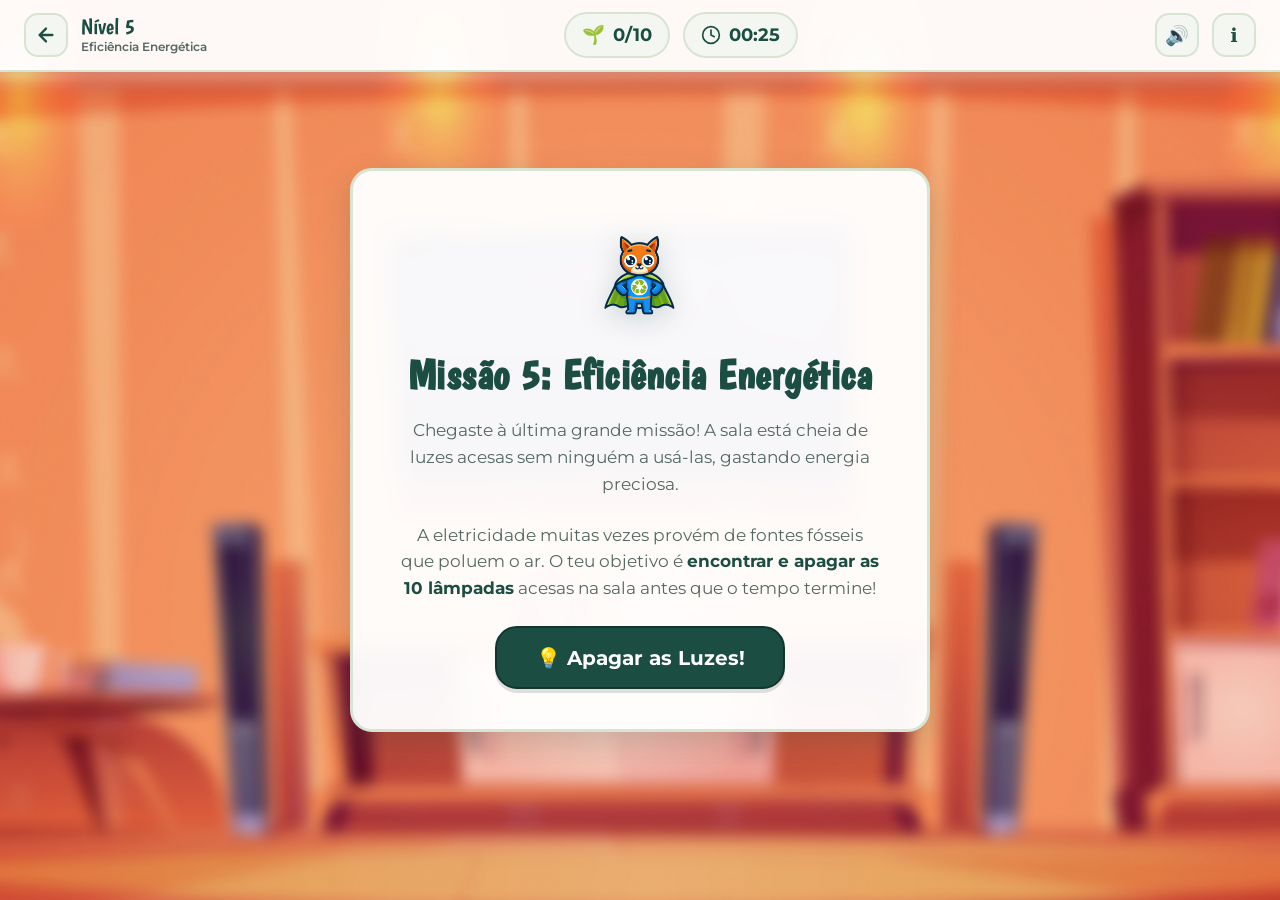
<file: nivel5.html>
<!doctype html>
<html lang="pt">
<head>
    <meta charset="UTF-8">
    <meta name="viewport" content="width=device-width, initial-scale=1">
    <title>Eco Heróis — Nível 5: Sala Inteligente</title>

    <!-- Google Fonts -->
    <link rel="preconnect" href="https://fonts.googleapis.com">
    <link rel="preconnect" href="https://fonts.gstatic.com" crossorigin>
    <link href="https://fonts.googleapis.com/css2?family=Boogaloo&family=Montserrat:wght@400;500;600;700;800&display=swap" rel="stylesheet">

    <!-- Estilos Globais -->
    <link href="estilos.css" rel="stylesheet">
</head>

<body style="overflow: hidden;">
    <!-- Ecrã de Introdução da Missão -->
    <div id="nivel5-intro" class="level-intro-screen" style="background-image: url('imagens/fundos/nivel%205%20blur.png');">
        <div class="level-intro-card scale-in">
            <div class="eco-modal-mascot-header">
                <img src="imagens/mascote_final_fixe.png" alt="EcoFox Mascote" class="modal-mascot-img">
            </div>
            <h2>Missão 5: Eficiência Energética</h2>
            <p>
                Chegaste à última grande missão! A sala está cheia de luzes acesas sem ninguém a usá-las, gastando energia preciosa.
            </p>
            <p>
                A eletricidade muitas vezes provém de fontes fósseis que poluem o ar. O teu objetivo é <strong>encontrar e apagar as 10 lâmpadas</strong> acesas na sala antes que o tempo termine!
            </p>
            <button id="btn-iniciar" class="eco-btn eco-btn-primary eco-btn-lg">
                💡 Apagar as Luzes!
            </button>
        </div>
    </div>

    <!-- Contentor de Jogo -->
    <main id="nivel5-fundo" class="eco-game-container" style="background-image: url('imagens/fundos/nivel5background.jpg'); display: none;">
        <div class="eco-game-stage" id="game-stage">
            <!-- Instrução na base do ecrã para nunca sobrepor o teto nem as lâmpadas -->
            <div class="level-instruction-pill level-instruction-bottom">
                <span>💡 Clica em todas as lâmpadas acesas para poupar energia!</span>
            </div>

            <!-- As 10 Lâmpadas serão criadas dinamicamente de forma segura no game-stage -->
        </div>
    </main>

    <!-- Módulos Core -->
    <script src="js/audio-manager.js"></script>
    <script src="js/storage-manager.js"></script>
    <script src="js/game-hud.js"></script>

    <!-- Lógica do Nível 5 -->
    <script src="nivel5.js"></script>
</body>
</html>
</file>
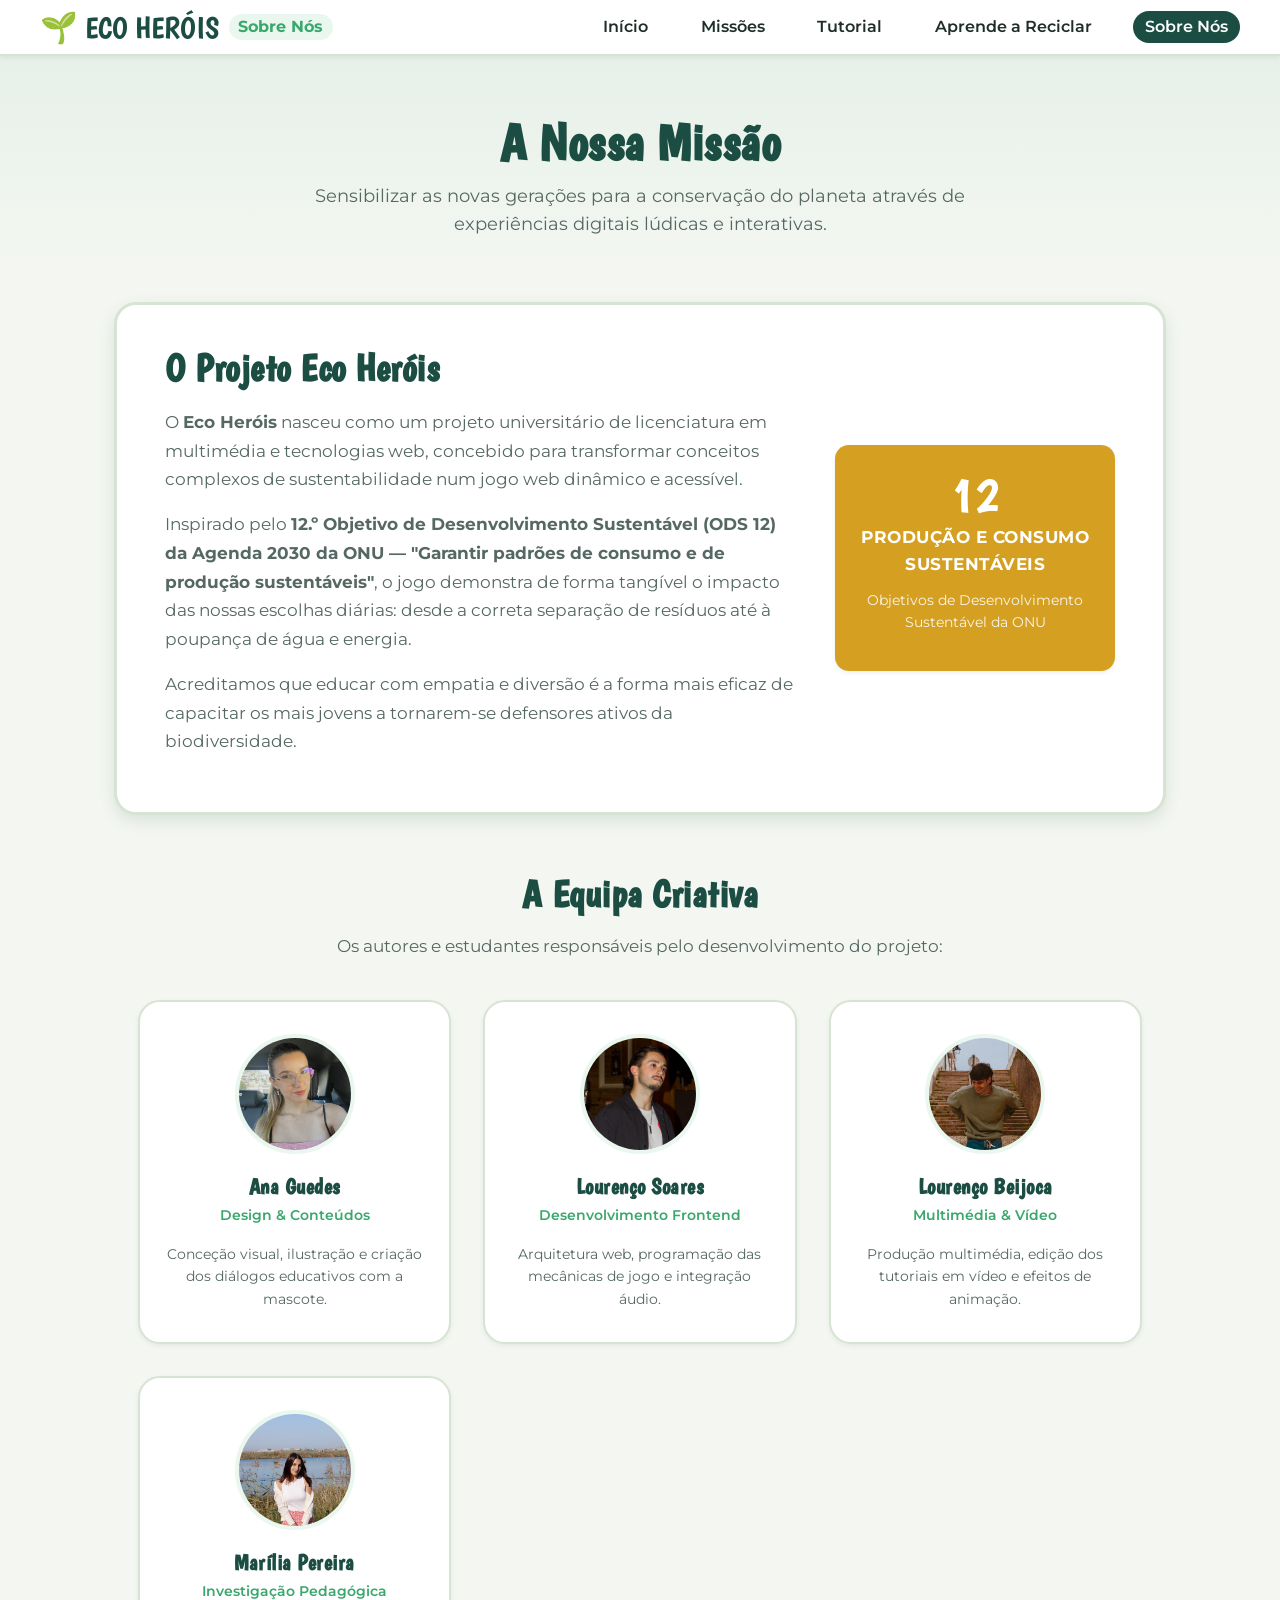
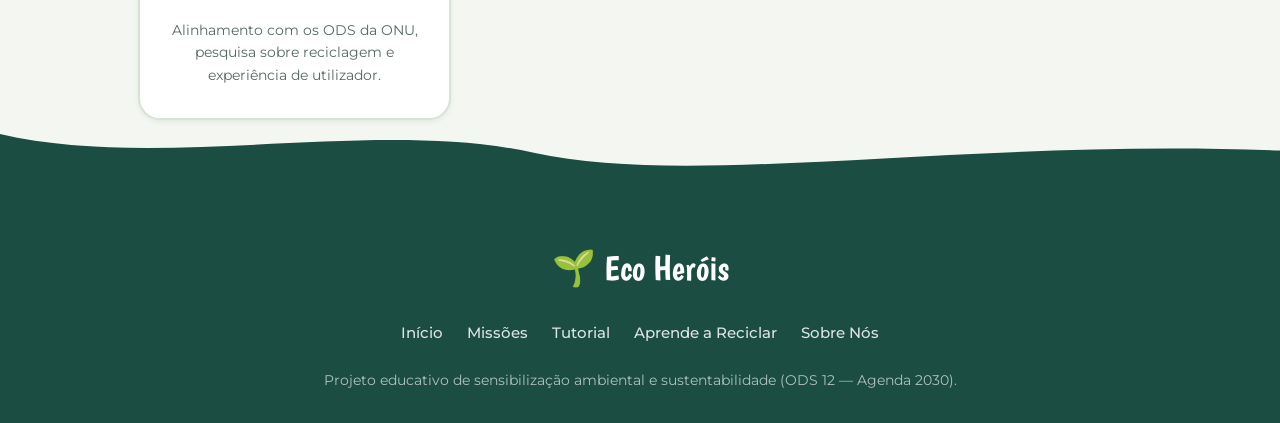
<file: sobrenos.html>
<!doctype html>
<html lang="pt">
<head>
    <meta charset="UTF-8">
    <meta name="viewport" content="width=device-width, initial-scale=1">
    <title>Eco Heróis — Sobre o Projeto e Equipa</title>
    <meta name="description" content="Conhece a equipa e a missão pedagógica por trás do Eco Heróis, inspirado no Objetivo de Desenvolvimento Sustentável 12 (ODS 12) da Agenda 2030.">

    <!-- Google Fonts -->
    <link rel="preconnect" href="https://fonts.googleapis.com">
    <link rel="preconnect" href="https://fonts.gstatic.com" crossorigin>
    <link href="https://fonts.googleapis.com/css2?family=Boogaloo&family=Montserrat:wght@400;500;600;700;800&display=swap" rel="stylesheet">

    <!-- Estilos Globais -->
    <link href="estilos.css" rel="stylesheet">
    <style>
        .about-container {
            max-width: 1100px;
            margin: 2rem auto 4rem auto;
            padding: 0 1.5rem;
        }

        .mission-card {
            background: var(--eco-surface);
            border: 3px solid var(--eco-border);
            border-radius: var(--radius-lg);
            padding: 2.5rem 3rem;
            box-shadow: var(--eco-shadow-md);
            margin-bottom: 3.5rem;
            display: grid;
            grid-template-columns: 1fr 280px;
            gap: 2.5rem;
            align-items: center;
        }

        .mission-content h2 {
            margin-bottom: 1rem;
        }

        .mission-content p {
            font-size: 1.05rem;
            color: var(--eco-text-muted);
            line-height: 1.7;
            margin-bottom: 1rem;
        }

        .ods-badge-box {
            background: #D5A021;
            color: #FFFFFF;
            border-radius: var(--radius-md);
            padding: 1.5rem;
            text-align: center;
            box-shadow: var(--eco-shadow-sm);
        }

        .ods-number {
            font-family: var(--font-title);
            font-size: 3.2rem;
            line-height: 1;
            margin-bottom: 0.2rem;
        }

        .ods-title {
            font-weight: 700;
            font-size: 1.05rem;
            text-transform: uppercase;
            letter-spacing: 0.5px;
        }

        .team-section-title {
            text-align: center;
            margin-bottom: 0.5rem;
        }

        .team-section-sub {
            text-align: center;
            color: var(--eco-text-muted);
            margin-bottom: 2.5rem;
            font-size: 1.05rem;
        }

        @media (max-width: 860px) {
            .mission-card {
                grid-template-columns: 1fr;
                padding: 2rem;
            }
            .ods-badge-box {
                max-width: 240px;
                margin: 0 auto;
            }
        }
    </style>
</head>

<body>
    <!-- Cabeçalho -->
    <header class="eco-header">
        <div class="eco-header-container">
            <a href="index.html" class="eco-logo">
                🌱 ECO HERÓIS
                <span class="eco-logo-badge">Sobre Nós</span>
            </a>
            <button class="eco-nav-toggle" id="nav-toggle" aria-label="Abrir Menu de Navegação">
                <svg width="28" height="28" viewBox="0 0 24 24" fill="none" stroke="currentColor" stroke-width="2.5" stroke-linecap="round">
                    <line x1="3" y1="12" x2="21" y2="12"></line>
                    <line x1="3" y1="6" x2="21" y2="6"></line>
                    <line x1="3" y1="18" x2="21" y2="18"></line>
                </svg>
            </button>
            <nav>
                <ul class="eco-nav-list" id="nav-list">
                    <li><a href="index.html">Início</a></li>
                    <li><a href="index.html#missoes">Missões</a></li>
                    <li><a href="tutorial.html">Tutorial</a></li>
                    <li><a href="learn.html">Aprende a Reciclar</a></li>
                    <li><a href="sobrenos.html" class="active">Sobre Nós</a></li>
                </ul>
            </nav>
        </div>
    </header>

    <main>
        <section class="about-hero">
            <h1>A Nossa Missão</h1>
            <p style="max-width: 650px; margin: 0.5rem auto 0 auto; color: var(--eco-text-muted); font-size: 1.1rem;">
                Sensibilizar as novas gerações para a conservação do planeta através de experiências digitais lúdicas e interativas.
            </p>
        </section>

        <div class="about-container">
            <!-- Cartão de Apresentação e ODS 12 -->
            <div class="mission-card">
                <div class="mission-content">
                    <h2>O Projeto Eco Heróis</h2>
                    <p>
                        O <strong>Eco Heróis</strong> nasceu como um projeto universitário de licenciatura em multimédia e tecnologias web, concebido para transformar conceitos complexos de sustentabilidade num jogo web dinâmico e acessível.
                    </p>
                    <p>
                        Inspirado pelo <strong>12.º Objetivo de Desenvolvimento Sustentável (ODS 12) da Agenda 2030 da ONU — "Garantir padrões de consumo e de produção sustentáveis"</strong>, o jogo demonstra de forma tangível o impacto das nossas escolhas diárias: desde a correta separação de resíduos até à poupança de água e energia.
                    </p>
                    <p>
                        Acreditamos que educar com empatia e diversão é a forma mais eficaz de capacitar os mais jovens a tornarem-se defensores ativos da biodiversidade.
                    </p>
                </div>
                <div class="ods-badge-box">
                    <div class="ods-number">12</div>
                    <div class="ods-title">Produção e Consumo Sustentáveis</div>
                    <p style="font-size: 0.85rem; margin-top: 0.8rem; opacity: 0.9;">
                        Objetivos de Desenvolvimento Sustentável da ONU
                    </p>
                </div>
            </div>

            <!-- Equipa de Criadores -->
            <h2 class="team-section-title">A Equipa Criativa</h2>
            <p class="team-section-sub">Os autores e estudantes responsáveis pelo desenvolvimento do projeto:</p>

            <div class="team-grid">
                <!-- Ana Guedes -->
                <div class="team-card">
                    <img src="imagens/picprofile/carol.jpg" alt="Ana Guedes" class="team-avatar">
                    <h3 class="team-name">Ana Guedes</h3>
                    <div class="team-role">Design & Conteúdos</div>
                    <p style="font-size: 0.88rem; color: var(--eco-text-muted); margin: 0;">
                        Conceção visual, ilustração e criação dos diálogos educativos com a mascote.
                    </p>
                </div>

                <!-- Lourenço Soares -->
                <div class="team-card">
                    <img src="imagens/picprofile/lourenco.jpg" alt="Lourenço Soares" class="team-avatar">
                    <h3 class="team-name">Lourenço Soares</h3>
                    <div class="team-role">Desenvolvimento Frontend</div>
                    <p style="font-size: 0.88rem; color: var(--eco-text-muted); margin: 0;">
                        Arquitetura web, programação das mecânicas de jogo e integração áudio.
                    </p>
                </div>

                <!-- Lourenço Beijoca -->
                <div class="team-card">
                    <img src="imagens/picprofile/beijoca.png" alt="Lourenço Beijoca" class="team-avatar">
                    <h3 class="team-name">Lourenço Beijoca</h3>
                    <div class="team-role">Multimédia & Vídeo</div>
                    <p style="font-size: 0.88rem; color: var(--eco-text-muted); margin: 0;">
                        Produção multimédia, edição dos tutoriais em vídeo e efeitos de animação.
                    </p>
                </div>

                <!-- Marília Pereira -->
                <div class="team-card">
                    <img src="imagens/picprofile/lia.png" alt="Marília Pereira" class="team-avatar">
                    <h3 class="team-name">Marília Pereira</h3>
                    <div class="team-role">Investigação Pedagógica</div>
                    <p style="font-size: 0.88rem; color: var(--eco-text-muted); margin: 0;">
                        Alinhamento com os ODS da ONU, pesquisa sobre reciclagem e experiência de utilizador.
                    </p>
                </div>
            </div>
        </div>
    </main>

    <!-- Rodapé -->
    <footer class="eco-footer">
        <div class="footer-wave-container">
            <svg class="footer-wave-svg" viewBox="0 0 1200 120" preserveAspectRatio="none">
                <path d="M0,0 C150,90 350,-40 500,45 C650,130 900,10 1200,40 L1200,120 L0,120 Z" fill="#1B4D43"></path>
            </svg>
        </div>
        <div class="footer-content">
            <div class="footer-logo">🌱 Eco Heróis</div>
            <nav class="footer-nav">
                <a href="index.html">Início</a>
                <a href="index.html#missoes">Missões</a>
                <a href="tutorial.html">Tutorial</a>
                <a href="learn.html">Aprende a Reciclar</a>
                <a href="sobrenos.html">Sobre Nós</a>
            </nav>
            <p class="footer-copy">
                Projeto educativo de sensibilização ambiental e sustentabilidade (ODS 12 — Agenda 2030).
            </p>
        </div>
    </footer>

    <script>
        // Menu móvel responsivo
        const toggleBtn = document.getElementById('nav-toggle');
        const navList = document.getElementById('nav-list');
        if (toggleBtn && navList) {
            toggleBtn.addEventListener('click', (e) => {
                e.stopPropagation();
                const isOpen = navList.classList.toggle('is-open');
                toggleBtn.setAttribute('aria-expanded', isOpen ? 'true' : 'false');
            });

            navList.querySelectorAll('a').forEach(link => {
                link.addEventListener('click', () => {
                    navList.classList.remove('is-open');
                    toggleBtn.setAttribute('aria-expanded', 'false');
                });
            });

            document.addEventListener('click', (e) => {
                if (!navList.contains(e.target) && !toggleBtn.contains(e.target)) {
                    navList.classList.remove('is-open');
                    toggleBtn.setAttribute('aria-expanded', 'false');
                }
            });
        }
    </script>
</body>
</html>
</file>
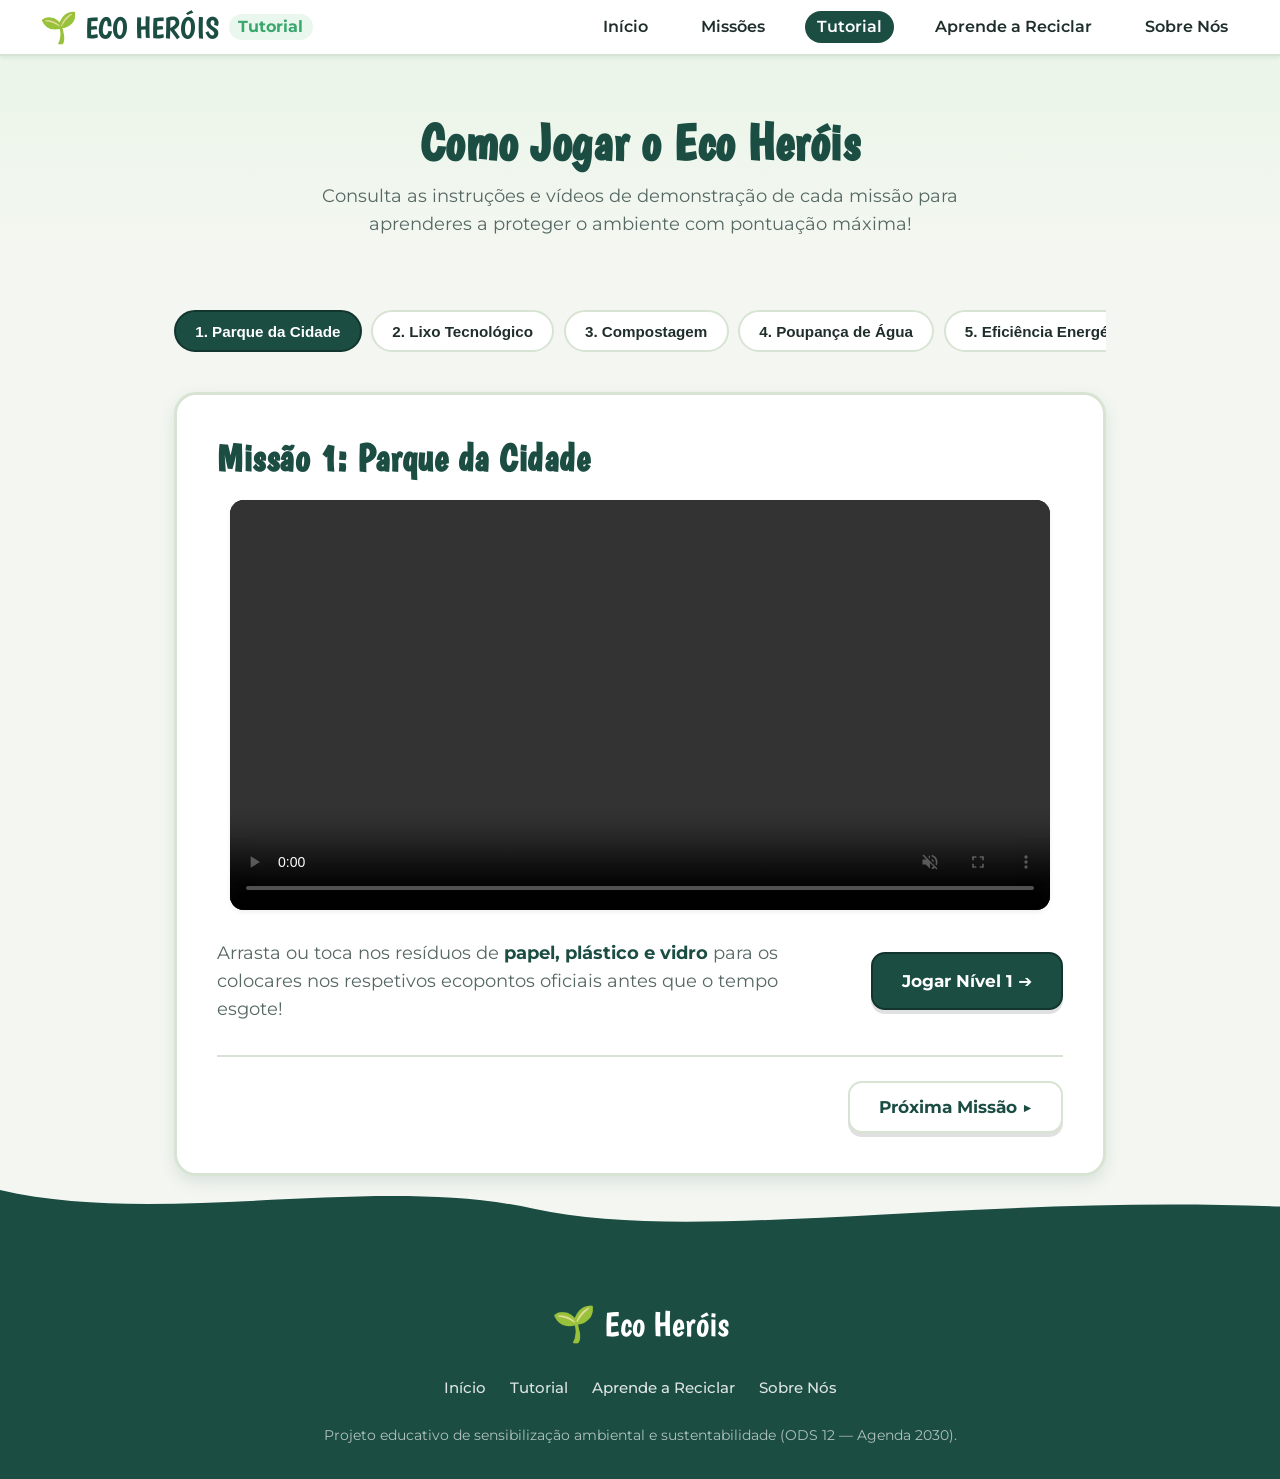
<file: tutorial.html>
<!doctype html>
<html lang="pt">
<head>
    <meta charset="UTF-8">
    <meta name="viewport" content="width=device-width, initial-scale=1">
    <title>Eco Heróis — Tutorial e Guia do Jogo</title>
    <meta name="description" content="Aprende as mecânicas das 5 missões ecológicas do Eco Heróis com demonstrações em vídeo e dicas práticas de sustentabilidade.">

    <!-- Google Fonts -->
    <link rel="preconnect" href="https://fonts.googleapis.com">
    <link rel="preconnect" href="https://fonts.gstatic.com" crossorigin>
    <link href="https://fonts.googleapis.com/css2?family=Boogaloo&family=Montserrat:wght@400;500;600;700;800&display=swap" rel="stylesheet">

    <!-- Estilos Globais -->
    <link href="estilos.css" rel="stylesheet">
    <style>
        .tutorial-container {
            max-width: 980px;
            margin: 2.5rem auto 4rem auto;
            padding: 0 1.5rem;
        }

        .tutorial-tabs {
            display: flex;
            gap: 0.6rem;
            overflow-x: auto;
            padding-bottom: 0.5rem;
            margin-bottom: 2rem;
            scrollbar-width: thin;
        }

        .tutorial-tab {
            background: var(--eco-surface);
            border: 2px solid var(--eco-border);
            padding: 0.65rem 1.2rem;
            border-radius: var(--radius-pill);
            font-weight: 700;
            font-size: 0.95rem;
            color: var(--eco-text);
            cursor: pointer;
            white-space: nowrap;
            transition: all var(--transition-fast);
        }

        .tutorial-tab:hover {
            border-color: var(--eco-primary);
            background: var(--eco-bg-alt);
        }

        .tutorial-tab.active {
            background: var(--eco-primary);
            color: var(--eco-surface);
            border-color: var(--eco-primary-dark);
        }

        .tutorial-card {
            background: var(--eco-surface);
            border: 3px solid var(--eco-border);
            border-radius: var(--radius-lg);
            padding: 2.5rem;
            box-shadow: var(--eco-shadow-md);
        }

        .video-wrapper {
            background: #000;
            border-radius: var(--radius-md);
            overflow: hidden;
            box-shadow: var(--eco-shadow-sm);
            margin-bottom: 1.8rem;
            max-width: 820px;
            margin-left: auto;
            margin-right: auto;
        }

        .video-wrapper video {
            width: 100%;
            max-height: 440px;
            display: block;
            margin: 0 auto;
        }

        .tutorial-info {
            display: grid;
            grid-template-columns: 1fr auto;
            gap: 2rem;
            align-items: center;
        }

        .tutorial-info p {
            font-size: 1.1rem;
            color: var(--eco-text-muted);
            margin: 0;
            line-height: 1.6;
        }

        .tutorial-info strong {
            color: var(--eco-primary);
        }

        .tutorial-nav-buttons {
            display: flex;
            justify-content: space-between;
            margin-top: 2rem;
            border-top: 2px solid var(--eco-border);
            padding-top: 1.5rem;
        }

        @media (max-width: 768px) {
            .tutorial-info {
                grid-template-columns: 1fr;
            }
            .tutorial-card {
                padding: 1.5rem;
            }
        }
    </style>
</head>

<body>
    <!-- Cabeçalho -->
    <header class="eco-header">
        <div class="eco-header-container">
            <a href="index.html" class="eco-logo">
                🌱 ECO HERÓIS
                <span class="eco-logo-badge">Tutorial</span>
            </a>
            <button class="eco-nav-toggle" id="nav-toggle" aria-label="Abrir Menu de Navegação">
                <svg width="28" height="28" viewBox="0 0 24 24" fill="none" stroke="currentColor" stroke-width="2.5" stroke-linecap="round">
                    <line x1="3" y1="12" x2="21" y2="12"></line>
                    <line x1="3" y1="6" x2="21" y2="6"></line>
                    <line x1="3" y1="18" x2="21" y2="18"></line>
                </svg>
            </button>
            <nav>
                <ul class="eco-nav-list" id="nav-list">
                    <li><a href="index.html">Início</a></li>
                    <li><a href="index.html#missoes">Missões</a></li>
                    <li><a href="tutorial.html" class="active">Tutorial</a></li>
                    <li><a href="learn.html">Aprende a Reciclar</a></li>
                    <li><a href="sobrenos.html">Sobre Nós</a></li>
                </ul>
            </nav>
        </div>
    </header>

    <main>
        <section class="learn-hero">
            <h1>Como Jogar o Eco Heróis</h1>
            <p style="max-width: 650px; margin: 0.5rem auto 0 auto; color: var(--eco-text-muted); font-size: 1.1rem;">
                Consulta as instruções e vídeos de demonstração de cada missão para aprenderes a proteger o ambiente com pontuação máxima!
            </p>
        </section>

        <div class="tutorial-container">
            <!-- Abas dos Níveis -->
            <div class="tutorial-tabs" role="tablist">
                <button class="tutorial-tab active" data-step="1">1. Parque da Cidade</button>
                <button class="tutorial-tab" data-step="2">2. Lixo Tecnológico</button>
                <button class="tutorial-tab" data-step="3">3. Compostagem</button>
                <button class="tutorial-tab" data-step="4">4. Poupança de Água</button>
                <button class="tutorial-tab" data-step="5">5. Eficiência Energética</button>
            </div>

            <!-- Cartão Principal do Tutorial -->
            <div class="tutorial-card">
                <h2 id="tutorial-step-title" style="margin-bottom: 1.2rem;">Missão 1: Parque da Cidade</h2>

                <div class="video-wrapper">
                    <video id="tutorial-video" loop autoplay muted playsinline controls>
                        <source src="videos/nivel1.mp4" type="video/mp4">
                        O teu navegador não suporta vídeos HTML5.
                    </video>
                </div>

                <div class="tutorial-info">
                    <div>
                        <p id="tutorial-step-desc">
                            Arrasta ou toca nos resíduos de <strong>papel, plástico e vidro</strong> para os colocares nos respetivos ecopontos oficiais antes que o tempo esgote!
                        </p>
                    </div>
                    <div>
                        <a href="nivel1.html" id="btn-jogar-nivel" class="eco-btn eco-btn-primary">
                            Jogar Esta Missão ➔
                        </a>
                    </div>
                </div>

                <div class="tutorial-nav-buttons">
                    <button id="btn-prev-tut" class="eco-btn eco-btn-secondary" style="visibility: hidden;">
                        ◀ Missão Anterior
                    </button>
                    <button id="btn-next-tut" class="eco-btn eco-btn-secondary">
                        Próxima Missão ▶
                    </button>
                </div>
            </div>
        </div>
    </main>

    <!-- Rodapé -->
    <footer class="eco-footer">
        <div class="footer-wave-container">
            <svg class="footer-wave-svg" viewBox="0 0 1200 120" preserveAspectRatio="none">
                <path d="M0,0 C150,90 350,-40 500,45 C650,130 900,10 1200,40 L1200,120 L0,120 Z" fill="#1B4D43"></path>
            </svg>
        </div>
        <div class="footer-content">
            <div class="footer-logo">🌱 Eco Heróis</div>
            <nav class="footer-nav">
                <a href="index.html">Início</a>
                <a href="tutorial.html">Tutorial</a>
                <a href="learn.html">Aprende a Reciclar</a>
                <a href="sobrenos.html">Sobre Nós</a>
            </nav>
            <p class="footer-copy">
                Projeto educativo de sensibilização ambiental e sustentabilidade (ODS 12 — Agenda 2030).
            </p>
        </div>
    </footer>

    <script src="tutorial.js"></script>
</body>
</html>
</file>
<file: estilos.css>
/* ==========================================================================
   Eco Heróis — Design System & Folha de Estilos Principal
   Remasterizado com foco em estética ecológica autêntica, robustez e acessibilidade.
   ========================================================================== */

/* --------------------------------------------------------------------------
   1. Design Tokens & Variáveis Globais
   -------------------------------------------------------------------------- */
:root {
    /* Cores Principais (Tema Ecológico Terroso & Florestal) */
    --eco-primary: #1B4D43;
    --eco-primary-dark: #12352E;
    --eco-primary-light: #2A6E61;
    --eco-primary-rgb: 27, 77, 67;

    --eco-leaf: #3AA76D;
    --eco-leaf-light: #52C288;
    --eco-leaf-soft: #EAF7EF;

    --eco-amber: #E29924;
    --eco-amber-light: #F4BA57;
    --eco-amber-soft: #FEF7EA;

    --eco-danger: #C23934;
    --eco-danger-soft: #FDF0EF;

    /* Contentores / Ecopontos Oficiais */
    --bin-papel: #1A6298;
    --bin-plastico: #E2A110;
    --bin-vidro: #2A7B44;
    --bin-pilhas: #BF2D27;
    --bin-bio: #7D5130;

    /* Superfícies e Fundos */
    --eco-bg: #F4F7F1;
    --eco-bg-alt: #EBF1E6;
    --eco-surface: #FFFFFF;
    --eco-surface-card: #FDFEFC;
    --eco-border: #D8E4D3;
    --eco-border-light: #E7EFE3;

    /* Tipografia e Textos */
    --eco-text: #1F2E2B;
    --eco-text-muted: #566864;
    --eco-text-inverse: #FFFFFF;

    --font-title: 'Boogaloo', cursive, sans-serif;
    --font-sans: 'Montserrat', system-ui, -apple-system, sans-serif;

    /* Sombras e Elevação */
    --eco-shadow-sm: 0 2px 4px rgba(27, 77, 67, 0.08);
    --eco-shadow-md: 0 6px 16px rgba(27, 77, 67, 0.12);
    --eco-shadow-lg: 0 12px 32px rgba(27, 77, 67, 0.18);
    --eco-shadow-pop: 0 8px 0 rgba(18, 53, 46, 0.25);

    /* Raios de Borda */
    --radius-sm: 8px;
    --radius-md: 14px;
    --radius-lg: 22px;
    --radius-pill: 9999px;

    /* Transições */
    --transition-fast: 0.18s ease;
    --transition-base: 0.28s cubic-bezier(0.4, 0, 0.2, 1);
    --transition-bounce: 0.4s cubic-bezier(0.34, 1.56, 0.64, 1);
}

/* --------------------------------------------------------------------------
   2. Reset e Base
   -------------------------------------------------------------------------- */
*, *::before, *::after {
    box-sizing: border-box;
}

html {
    scroll-behavior: smooth;
    overflow-x: hidden;
}

body {
    margin: 0;
    padding: 0;
    font-family: var(--font-sans);
    color: var(--eco-text);
    background-color: var(--eco-bg);
    min-height: 100vh;
    display: flex;
    flex-direction: column;
    line-height: 1.6;
    -webkit-font-smoothing: antialiased;
    -webkit-tap-highlight-color: transparent;
    overflow-x: hidden;
}

h1, h2, h3, h4, h5, h6 {
    font-family: var(--font-title);
    color: var(--eco-primary);
    line-height: 1.2;
    margin: 0 0 0.5rem 0;
    letter-spacing: 0.5px;
}

h1 { font-size: clamp(2rem, 4vw, 3.2rem); }
h2 { font-size: clamp(1.7rem, 3vw, 2.4rem); }
h3 { font-size: clamp(1.4rem, 2.5vw, 1.9rem); }

a {
    color: var(--eco-primary);
    text-decoration: none;
    transition: color var(--transition-fast);
}

a:hover {
    color: var(--eco-leaf);
}

img {
    max-width: 100%;
    height: auto;
    display: block;
    user-select: none;
    -webkit-user-drag: none;
}

/* Foco Acessível */
:focus-visible {
    outline: 3px solid var(--eco-amber);
    outline-offset: 3px;
    border-radius: var(--radius-sm);
}

/* --------------------------------------------------------------------------
   3. Header e Navegação
   -------------------------------------------------------------------------- */
.eco-header {
    background-color: var(--eco-surface);
    border-bottom: 2px solid var(--eco-border);
    position: sticky;
    top: 0;
    z-index: 100;
    padding: 0.75rem 1.5rem;
    box-shadow: var(--eco-shadow-sm);
}

.eco-header-container {
    max-width: 1200px;
    margin: 0 auto;
    display: flex;
    justify-content: space-between;
    align-items: center;
}

.eco-logo {
    display: flex;
    align-items: center;
    gap: 0.6rem;
    font-family: var(--font-title);
    font-size: 1.9rem;
    color: var(--eco-primary);
    text-decoration: none;
    line-height: 1;
}

.eco-logo:hover {
    color: var(--eco-primary-light);
}

.eco-logo-badge {
    background-color: var(--eco-leaf-soft);
    color: var(--eco-leaf);
    padding: 0.3rem 0.6rem;
    border-radius: var(--radius-pill);
    font-size: 1rem;
    font-family: var(--font-sans);
    font-weight: 700;
}

.eco-nav-list {
    list-style: none;
    display: flex;
    align-items: center;
    gap: 1.8rem;
    margin: 0;
    padding: 0;
}

.eco-nav-list li a {
    font-size: 0.98rem;
    font-weight: 600;
    color: var(--eco-text);
    padding: 0.4rem 0.75rem;
    border-radius: var(--radius-pill);
    transition: all var(--transition-fast);
    position: relative;
}

.eco-nav-list li a:hover {
    color: var(--eco-primary);
    background-color: var(--eco-bg-alt);
}

.eco-nav-list li a.active {
    color: var(--eco-surface);
    background-color: var(--eco-primary);
}

/* Hamburger para ecrãs pequenos */
.eco-nav-toggle {
    display: none;
    background: none;
    border: none;
    cursor: pointer;
    padding: 0.5rem;
    color: var(--eco-primary);
}

/* --------------------------------------------------------------------------
   4. Botões e Ações
   -------------------------------------------------------------------------- */
.eco-btn {
    display: inline-flex;
    align-items: center;
    justify-content: center;
    gap: 0.5rem;
    font-family: var(--font-sans);
    font-weight: 700;
    font-size: 1.05rem;
    padding: 0.85rem 1.8rem;
    border-radius: var(--radius-md);
    border: 2px solid transparent;
    cursor: pointer;
    text-decoration: none;
    transition: all var(--transition-base);
    box-shadow: 0 4px 0 rgba(0, 0, 0, 0.12);
}

.eco-btn:active {
    transform: translateY(3px);
    box-shadow: 0 1px 0 rgba(0, 0, 0, 0.12);
}

.eco-btn-primary {
    background-color: var(--eco-primary);
    color: var(--eco-surface);
    border-color: var(--eco-primary-dark);
}

.eco-btn-primary:hover {
    background-color: var(--eco-primary-light);
    color: var(--eco-surface);
    box-shadow: 0 6px 12px rgba(27, 77, 67, 0.25);
}

.eco-btn-secondary {
    background-color: var(--eco-surface);
    color: var(--eco-primary);
    border-color: var(--eco-border);
}

.eco-btn-secondary:hover {
    background-color: var(--eco-bg-alt);
    color: var(--eco-primary-dark);
    border-color: var(--eco-primary);
}

.eco-btn-accent {
    background-color: var(--eco-leaf);
    color: var(--eco-surface);
    border-color: #2E8A57;
}

.eco-btn-accent:hover {
    background-color: var(--eco-leaf-light);
    color: var(--eco-surface);
}

.eco-btn-danger {
    background-color: var(--eco-danger);
    color: var(--eco-surface);
    border-color: #9E2B27;
}

.eco-btn-danger:hover {
    background-color: #D64641;
    color: var(--eco-surface);
}

.eco-btn-sm {
    padding: 0.5rem 1rem;
    font-size: 0.9rem;
    border-radius: var(--radius-sm);
}

.eco-btn-lg {
    padding: 1.1rem 2.4rem;
    font-size: 1.25rem;
    border-radius: var(--radius-lg);
}

/* --------------------------------------------------------------------------
   5. Balão de Fala Dinâmico e Mascote EcoFox
   -------------------------------------------------------------------------- */
.eco-hero-stage {
    min-height: calc(100vh - 180px);
    display: flex;
    align-items: center;
    justify-content: center;
    padding: 2.5rem 1.5rem;
    background: radial-gradient(circle at top center, #FFFFFF 0%, #EDF3E8 100%);
}

.eco-dialog-wrapper {
    max-width: 1040px;
    width: 100%;
    margin: 0 auto;
    display: grid;
    grid-template-columns: 320px 1fr;
    gap: 2.5rem;
    align-items: center;
}

.eco-mascot-box {
    display: flex;
    justify-content: center;
    position: relative;
}

.eco-mascot-img {
    max-height: 380px;
    width: auto;
    filter: drop-shadow(0 12px 20px rgba(27, 77, 67, 0.16));
    animation: mascotFloat 4s ease-in-out infinite alternate;
}

@keyframes mascotFloat {
    0% { transform: translateY(0); }
    100% { transform: translateY(-10px); }
}

.eco-speech-bubble {
    background: var(--eco-surface);
    border: 3px solid var(--eco-border);
    border-radius: var(--radius-lg);
    padding: 2.2rem 2.5rem;
    position: relative;
    box-shadow: var(--eco-shadow-md);
}

/* Triângulo do balão a apontar para a mascote */
.eco-speech-bubble::before {
    content: '';
    position: absolute;
    top: 50%;
    left: -20px;
    transform: translateY(-50%);
    border-width: 10px 20px 10px 0;
    border-style: solid;
    border-color: transparent var(--eco-border) transparent transparent;
}

.eco-speech-bubble::after {
    content: '';
    position: absolute;
    top: 50%;
    left: -16px;
    transform: translateY(-50%);
    border-width: 8px 16px 8px 0;
    border-style: solid;
    border-color: transparent var(--eco-surface) transparent transparent;
}

.eco-speech-bubble h1 {
    font-size: 2.3rem;
    margin-bottom: 0.8rem;
}

.eco-speech-bubble p {
    font-size: 1.08rem;
    color: var(--eco-text-muted);
    margin-bottom: 1.2rem;
    line-height: 1.6;
}

.eco-speech-bubble p strong {
    color: var(--eco-primary);
}

.eco-bubble-actions {
    display: flex;
    gap: 1rem;
    flex-wrap: wrap;
    margin-top: 1.5rem;
}

/* --------------------------------------------------------------------------
   6. Mapa de Missões (Seletor de Níveis no Index)
   -------------------------------------------------------------------------- */
.eco-missions-section {
    padding: 3.5rem 1.5rem;
    background-color: var(--eco-surface);
    border-top: 2px solid var(--eco-border);
}

.eco-section-title {
    text-align: center;
    margin-bottom: 0.5rem;
}

.eco-section-sub {
    text-align: center;
    color: var(--eco-text-muted);
    max-width: 600px;
    margin: 0 auto 2.5rem auto;
    font-size: 1.05rem;
}

.eco-levels-grid {
    display: grid;
    grid-template-columns: repeat(auto-fit, minmax(200px, 1fr));
    gap: 1.5rem;
    max-width: 1150px;
    margin: 0 auto;
}

.eco-level-card {
    background: var(--eco-bg);
    border: 2px solid var(--eco-border);
    border-radius: var(--radius-md);
    padding: 1.5rem;
    text-align: center;
    transition: all var(--transition-base);
    display: flex;
    flex-direction: column;
    justify-content: space-between;
    position: relative;
    overflow: hidden;
}

.eco-level-card:hover {
    transform: translateY(-5px);
    border-color: var(--eco-leaf);
    box-shadow: var(--eco-shadow-md);
}

.eco-level-num {
    font-family: var(--font-title);
    font-size: 2.2rem;
    color: var(--eco-primary);
    line-height: 1;
    margin-bottom: 0.3rem;
}

.eco-level-name {
    font-weight: 700;
    font-size: 1.05rem;
    color: var(--eco-text);
    margin-bottom: 0.4rem;
}

.eco-level-desc {
    font-size: 0.88rem;
    color: var(--eco-text-muted);
    margin-bottom: 1rem;
    flex-grow: 1;
}

.eco-level-stars {
    margin-bottom: 1rem;
    font-size: 1.2rem;
    letter-spacing: 2px;
}

.eco-level-stars .star-empty {
    opacity: 0.3;
    filter: grayscale(1);
}

/* --------------------------------------------------------------------------
   7. Game HUD (Barra Superior Integrada em Todos os Níveis)
   -------------------------------------------------------------------------- */
.eco-game-hud {
    position: fixed;
    top: 0;
    left: 0;
    right: 0;
    height: 72px;
    background: rgba(255, 255, 255, 0.94);
    backdrop-filter: blur(8px);
    -webkit-backdrop-filter: blur(8px);
    border-bottom: 2px solid var(--eco-border);
    z-index: 900;
    display: flex;
    align-items: center;
    justify-content: space-between;
    padding: 0 1.5rem;
    box-shadow: var(--eco-shadow-sm);
}

.hud-left, .hud-center, .hud-right {
    display: flex;
    align-items: center;
    gap: 0.8rem;
}

.hud-btn {
    background: var(--eco-bg);
    border: 2px solid var(--eco-border);
    color: var(--eco-primary);
    border-radius: var(--radius-md);
    cursor: pointer;
    font-family: var(--font-sans);
    font-weight: 700;
    display: inline-flex;
    align-items: center;
    justify-content: center;
    transition: all var(--transition-fast);
}

.hud-btn-icon {
    width: 44px;
    height: 44px;
    font-size: 1.2rem;
}

.hud-btn:hover {
    background: var(--eco-bg-alt);
    border-color: var(--eco-primary);
    transform: scale(1.05);
}

.hud-level-badge {
    display: flex;
    flex-direction: column;
    line-height: 1.15;
}

.hud-badge-tag {
    font-family: var(--font-title);
    font-size: 1.35rem;
    color: var(--eco-primary);
}

.hud-badge-sub {
    font-size: 0.78rem;
    font-weight: 600;
    color: var(--eco-text-muted);
}

.hud-counter-card, .hud-timer-card {
    background: var(--eco-bg);
    border: 2px solid var(--eco-border);
    border-radius: var(--radius-pill);
    padding: 0.4rem 1rem;
    display: flex;
    align-items: center;
    gap: 0.5rem;
    font-weight: 700;
    font-size: 1.15rem;
    color: var(--eco-primary);
}

.hud-timer-card.timer-warning {
    background: var(--eco-danger-soft);
    border-color: var(--eco-danger);
    color: var(--eco-danger);
    animation: timerPulse 0.9s infinite alternate;
}

@keyframes timerPulse {
    0% { transform: scale(1); }
    100% { transform: scale(1.07); }
}

.counter-bump {
    animation: counterBump 0.25s ease;
}

@keyframes counterBump {
    0% { transform: scale(1); }
    50% { transform: scale(1.2); }
    100% { transform: scale(1); }
}

/* --------------------------------------------------------------------------
   8. Ecrã de Introdução e Game Stage dos Níveis
   -------------------------------------------------------------------------- */
.level-intro-screen {
    position: fixed;
    inset: 0;
    z-index: 500;
    display: flex;
    align-items: center;
    justify-content: center;
    padding: 1.5rem;
    background-size: cover;
    background-position: center;
}

.level-intro-card {
    background: rgba(255, 255, 255, 0.96);
    backdrop-filter: blur(10px);
    border: 3px solid var(--eco-border);
    border-radius: var(--radius-lg);
    padding: 2.5rem 3rem;
    max-width: 580px;
    width: 100%;
    text-align: center;
    box-shadow: var(--eco-shadow-lg);
}

.level-intro-card h2 {
    font-size: 2.6rem;
    margin-bottom: 0.5rem;
}

.level-intro-card p {
    color: var(--eco-text-muted);
    font-size: 1.05rem;
    margin-bottom: 1.5rem;
}

.level-intro-card p strong {
    color: var(--eco-primary);
}

/* Container do Jogo (Stage Responsivo com proporção mantida) */
.eco-game-container {
    position: fixed;
    top: 72px;
    bottom: 0;
    left: 0;
    right: 0;
    overflow: hidden;
    background-size: cover;
    background-position: center;
    background-repeat: no-repeat;
    display: flex;
    align-items: center;
    justify-content: center;
}

.eco-game-stage {
    position: relative;
    width: 100%;
    height: 100%;
    max-width: 1400px;
    margin: 0 auto;
    overflow: hidden;
    user-select: none;
    touch-action: none;
}

/* --------------------------------------------------------------------------
   9. Resíduos Arrastáveis e Contentores (Ecopontos)
   -------------------------------------------------------------------------- */
.lixo-drag {
    position: absolute;
    cursor: grab;
    user-select: none;
    -webkit-user-select: none;
    -webkit-touch-callout: none;
    touch-action: none;
    z-index: 10;
    filter: drop-shadow(0 4px 8px rgba(0, 0, 0, 0.22));
    transition: transform 0.15s ease, filter 0.15s ease;
}

.lixo-drag:hover {
    transform: scale(1.08);
    filter: drop-shadow(0 6px 12px rgba(0, 0, 0, 0.3));
}

.lixo-drag.is-dragging {
    cursor: grabbing;
    transform: scale(1.15) rotate(4deg);
    filter: drop-shadow(0 12px 24px rgba(0, 0, 0, 0.4));
    z-index: 1000 !important;
}

.lixo-drag.is-selected {
    outline: 4px solid var(--eco-amber);
    outline-offset: 4px;
    border-radius: var(--radius-sm);
    animation: selectedPulse 1s infinite alternate;
}

@keyframes selectedPulse {
    0% { transform: scale(1.05); }
    100% { transform: scale(1.12); }
}

.shake-error {
    animation: shakeAnim 0.35s ease-in-out;
}

@keyframes shakeAnim {
    0%, 100% { transform: translateX(0); }
    20%, 60% { transform: translateX(-8px); }
    40%, 80% { transform: translateX(8px); }
}

/* Ecopontos e Zonas de Drop */
.ecopontos-dock {
    position: absolute;
    bottom: 1.5rem;
    left: 50%;
    transform: translateX(-50%);
    display: flex;
    gap: 1.8rem;
    justify-content: center;
    align-items: flex-end;
    z-index: 5;
    padding: 0 1rem;
    width: auto;
}

.ecoponto-drop-wrapper {
    display: flex;
    flex-direction: column;
    align-items: center;
    position: relative;
    cursor: pointer;
}

.ecoponto-drop {
    height: 180px;
    width: auto;
    object-fit: contain;
    transition: transform var(--transition-bounce), filter var(--transition-fast);
    filter: drop-shadow(0 8px 16px rgba(0, 0, 0, 0.25));
}

.ecoponto-drop.drop-hover {
    transform: scale(1.1) translateY(-10px);
    filter: drop-shadow(0 14px 22px rgba(58, 167, 109, 0.6)) brightness(1.1);
}

.drop-success-pulse {
    animation: successPulse 0.4s cubic-bezier(0.34, 1.56, 0.64, 1);
}

@keyframes successPulse {
    0% { transform: scale(1); }
    50% { transform: scale(1.22) translateY(-14px); }
    100% { transform: scale(1); }
}

.ecoponto-label {
    margin-top: 0.4rem;
    font-weight: 700;
    font-size: 0.85rem;
    background: rgba(255, 255, 255, 0.9);
    padding: 0.2rem 0.6rem;
    border-radius: var(--radius-pill);
    box-shadow: var(--eco-shadow-sm);
    color: var(--eco-text);
}

/* --------------------------------------------------------------------------
   10. Modais de Vitória e Derrota
   -------------------------------------------------------------------------- */
.eco-modal-backdrop {
    position: fixed;
    inset: 0;
    background: rgba(18, 53, 46, 0.75);
    backdrop-filter: blur(6px);
    -webkit-backdrop-filter: blur(6px);
    z-index: 9999;
    display: flex;
    align-items: center;
    justify-content: center;
    padding: 1.5rem;
}

.eco-modal-card {
    background: var(--eco-surface);
    border: 3px solid var(--eco-border);
    border-radius: var(--radius-lg);
    padding: 2.5rem 2.8rem;
    max-width: 520px;
    width: 100%;
    text-align: center;
    box-shadow: var(--eco-shadow-lg);
    position: relative;
}

.eco-modal-mascot-header {
    margin: 0 auto 0.6rem auto;
    display: flex;
    justify-content: center;
    align-items: center;
    width: 100%;
}

.modal-mascot-img {
    height: 130px;
    width: auto;
    max-width: 100%;
    object-fit: contain;
    margin: 0 auto;
    display: block;
    filter: drop-shadow(0 6px 14px rgba(27, 77, 67, 0.2));
    animation: mascotPop 0.4s cubic-bezier(0.34, 1.56, 0.64, 1);
}

@keyframes mascotPop {
    0% { transform: scale(0.65) translateY(10px); opacity: 0; }
    100% { transform: scale(1) translateY(0); opacity: 1; }
}

.eco-modal-title {
    font-size: 2.3rem;
    margin-bottom: 0.5rem;
}

.defeat-title {
    color: var(--eco-danger);
}

.victory-stars {
    display: flex;
    justify-content: center;
    gap: 0.5rem;
    font-size: 2.2rem;
    margin-bottom: 1rem;
}

.victory-stars .star {
    opacity: 0.25;
    filter: grayscale(1);
    transition: all 0.4s cubic-bezier(0.34, 1.56, 0.64, 1);
}

.victory-stars .star.active {
    opacity: 1;
    filter: grayscale(0);
    transform: scale(1.15);
}

.eco-modal-body {
    font-size: 1.05rem;
    color: var(--eco-text-muted);
    margin-bottom: 1.5rem;
    line-height: 1.5;
}

.defeat-speech-bubble {
    background: var(--eco-bg-alt);
    border: 2px solid var(--eco-border);
    border-radius: var(--radius-md);
    padding: 1.2rem 1.4rem;
    margin-bottom: 1.8rem;
    text-align: left;
    font-size: 0.98rem;
    color: var(--eco-text);
}

.defeat-speech-bubble p {
    margin: 0;
    line-height: 1.5;
}

.eco-modal-stats {
    display: flex;
    justify-content: center;
    gap: 1.2rem;
    margin-bottom: 1.8rem;
}

.stat-pill {
    background: var(--eco-bg);
    border: 1px solid var(--eco-border);
    border-radius: var(--radius-md);
    padding: 0.6rem 1rem;
    display: flex;
    flex-direction: column;
}

.stat-label {
    font-size: 0.78rem;
    color: var(--eco-text-muted);
    font-weight: 600;
    text-transform: uppercase;
    letter-spacing: 0.5px;
}

.stat-val {
    font-size: 1.2rem;
    font-weight: 700;
    color: var(--eco-primary);
}

.eco-modal-actions {
    display: flex;
    gap: 1rem;
    justify-content: center;
    flex-wrap: wrap;
}

/* --------------------------------------------------------------------------
   11. Estilos Específicos para Nível 4 (Água) e Nível 5 (Luz)
   -------------------------------------------------------------------------- */
/* Torneiras Interativas Nível 4 */
.tap-node {
    position: absolute;
    cursor: pointer;
    transition: transform var(--transition-fast);
    z-index: 20;
}

.tap-node:hover {
    transform: scale(1.1);
}

.tap-water-stream {
    width: 18px;
    background: linear-gradient(180deg, rgba(82, 194, 232, 0.85) 0%, rgba(33, 150, 243, 0.95) 100%);
    border-radius: 8px;
    box-shadow: 0 0 10px rgba(33, 150, 243, 0.5);
    animation: waterFlow 0.4s linear infinite alternate;
}

@keyframes waterFlow {
    0% { height: 85px; opacity: 0.85; transform: scaleX(1); }
    100% { height: 98px; opacity: 1; transform: scaleX(1.15); }
}

.tap-splash {
    position: absolute;
    bottom: -15px;
    left: 50%;
    transform: translateX(-50%);
    width: 40px;
    height: 15px;
    background: radial-gradient(ellipse at center, rgba(129, 212, 250, 0.8) 0%, transparent 70%);
    border-radius: 50%;
    animation: splashPulse 0.3s ease-in-out infinite alternate;
}

@keyframes splashPulse {
    0% { transform: translateX(-50%) scale(0.8); }
    100% { transform: translateX(-50%) scale(1.2); }
}

/* Lâmpadas Nível 5 */
.lamp-node {
    position: absolute;
    cursor: pointer;
    transition: all var(--transition-bounce);
    z-index: 20;
    filter: drop-shadow(0 0 16px rgba(255, 235, 59, 0.8));
}

.lamp-node:hover {
    transform: scale(1.15);
}

.lamp-node.off {
    filter: drop-shadow(0 2px 4px rgba(0, 0, 0, 0.4)) grayscale(0.8) brightness(0.6);
    opacity: 0.7;
}

/* --------------------------------------------------------------------------
   12. Páginas Complementares: Aprende a Reciclar (learn.html)
   -------------------------------------------------------------------------- */
.learn-hero {
    background: linear-gradient(180deg, #EBF5E9 0%, var(--eco-bg) 100%);
    padding: 3.5rem 1.5rem 2rem;
    text-align: center;
}

.learn-cards-grid {
    display: grid;
    grid-template-columns: repeat(auto-fit, minmax(280px, 1fr));
    gap: 1.8rem;
    max-width: 1150px;
    margin: 2.5rem auto;
    padding: 0 1.5rem;
}

.learn-card {
    background: var(--eco-surface);
    border: 2px solid var(--eco-border);
    border-radius: var(--radius-md);
    padding: 1.8rem;
    box-shadow: var(--eco-shadow-sm);
    transition: all var(--transition-base);
}

.learn-card:hover {
    transform: translateY(-4px);
    box-shadow: var(--eco-shadow-md);
    border-color: var(--eco-leaf);
}

.learn-card-icon {
    font-size: 2.2rem;
    margin-bottom: 0.8rem;
}

.learn-card h3 {
    margin-bottom: 0.5rem;
}

.learn-card p {
    color: var(--eco-text-muted);
    font-size: 0.95rem;
    margin: 0;
}

/* Simulador de Compostagem Interativo em learn.html */
.compost-sim-container {
    background: var(--eco-surface);
    border: 3px solid var(--eco-border);
    border-radius: var(--radius-lg);
    padding: 2.2rem;
    max-width: 900px;
    margin: 3rem auto;
    box-shadow: var(--eco-shadow-md);
    text-align: center;
}

.compost-sim-grid {
    display: grid;
    grid-template-columns: 1fr 180px 1fr;
    gap: 1.5rem;
    align-items: center;
    margin-top: 1.5rem;
}

.sim-plant-img {
    height: 180px;
    width: auto;
    margin: 0 auto;
    transition: all var(--transition-bounce);
}

/* --------------------------------------------------------------------------
   13. Sobre Nós (sobrenos.html)
   -------------------------------------------------------------------------- */
.about-hero {
    background: linear-gradient(180deg, #E6F0E9 0%, var(--eco-bg) 100%);
    padding: 3.5rem 1.5rem 2rem;
    text-align: center;
}

.team-grid {
    display: grid;
    grid-template-columns: repeat(auto-fit, minmax(240px, 1fr));
    gap: 2rem;
    max-width: 1100px;
    margin: 2.5rem auto;
    padding: 0 1.5rem;
}

.team-card {
    background: var(--eco-surface);
    border: 2px solid var(--eco-border);
    border-radius: var(--radius-lg);
    padding: 2rem 1.5rem;
    text-align: center;
    box-shadow: var(--eco-shadow-sm);
    transition: all var(--transition-base);
}

.team-card:hover {
    transform: translateY(-6px);
    border-color: var(--eco-primary);
    box-shadow: var(--eco-shadow-md);
}

.team-avatar {
    width: 120px;
    height: 120px;
    border-radius: 50%;
    object-fit: cover;
    margin: 0 auto 1.2rem auto;
    border: 4px solid var(--eco-leaf-soft);
}

.team-name {
    font-size: 1.35rem;
    margin-bottom: 0.3rem;
    color: var(--eco-primary);
}

.team-role {
    font-size: 0.88rem;
    font-weight: 600;
    color: var(--eco-leaf);
    margin-bottom: 1rem;
}

/* --------------------------------------------------------------------------
   14. Rodapé Responsivo (Footer)
   -------------------------------------------------------------------------- */
.eco-footer {
    background-color: var(--eco-primary);
    color: var(--eco-surface);
    margin-top: auto;
    position: relative;
    padding: 3.5rem 1.5rem 2rem;
}

.footer-wave-container {
    position: absolute;
    top: -50px;
    left: 0;
    width: 100%;
    overflow: hidden;
    line-height: 0;
}

.footer-wave-svg {
    position: relative;
    display: block;
    width: calc(100% + 1.3px);
    height: 50px;
}

.footer-content {
    max-width: 1100px;
    margin: 0 auto;
    display: flex;
    flex-direction: column;
    align-items: center;
    text-align: center;
    gap: 1.5rem;
}

.footer-logo {
    font-family: var(--font-title);
    font-size: 2.2rem;
    color: var(--eco-surface);
}

.footer-nav {
    display: flex;
    gap: 1.5rem;
    flex-wrap: wrap;
    justify-content: center;
}

.footer-nav a {
    color: rgba(255, 255, 255, 0.85);
    font-weight: 500;
    font-size: 0.95rem;
}

.footer-nav a:hover {
    color: var(--eco-amber-light);
}

.footer-copy {
    color: rgba(255, 255, 255, 0.65);
    font-size: 0.88rem;
    margin: 0;
}

/* --------------------------------------------------------------------------
   15. Animações e Utilitários
   -------------------------------------------------------------------------- */
.scale-in {
    animation: scaleIn 0.35s cubic-bezier(0.34, 1.56, 0.64, 1);
}

@keyframes scaleIn {
    0% { transform: scale(0.85); opacity: 0; }
    100% { transform: scale(1); opacity: 1; }
}

.fade-in {
    animation: fadeIn 0.25s ease-out;
}

@keyframes fadeIn {
    0% { opacity: 0; }
    100% { opacity: 1; }
}

/* --------------------------------------------------------------------------
   16. Media Queries (Responsividade Intencional)
   -------------------------------------------------------------------------- */
@media (max-width: 992px) {
    .eco-dialog-wrapper {
        grid-template-columns: 1fr;
        text-align: center;
        gap: 1.5rem;
    }

    .eco-speech-bubble::before,
    .eco-speech-bubble::after {
        display: none; /* Em ecrãs móveis, o balão não precisa de cauda lateral */
    }

    .eco-mascot-img {
        max-height: 260px;
    }

    .eco-bubble-actions {
        justify-content: center;
    }

    .ecoponto-drop {
        height: 140px;
    }

    .ecopontos-dock {
        gap: 1rem;
        bottom: 1rem;
    }
}

@media (max-width: 768px) {
    .eco-nav-toggle {
        display: block;
    }

    .eco-nav-list {
        display: none;
        position: absolute;
        top: 100%;
        left: 0;
        right: 0;
        background: var(--eco-surface);
        flex-direction: column;
        padding: 1.2rem;
        border-bottom: 2px solid var(--eco-border);
        box-shadow: var(--eco-shadow-md);
        gap: 0.8rem;
    }

    .eco-nav-list.is-open {
        display: flex;
    }

    .eco-game-hud {
        padding: 0 0.8rem;
        height: 64px;
    }

    .eco-game-container {
        top: 64px;
    }

    .hud-badge-sub {
        display: none;
    }

    .hud-badge-tag {
        font-size: 1.15rem;
    }

    .hud-counter-card, .hud-timer-card {
        padding: 0.3rem 0.6rem;
        font-size: 0.95rem;
        gap: 0.4rem;
    }

    .ecoponto-drop {
        height: 110px;
    }

    .ecopontos-dock {
        gap: 0.8rem;
        bottom: 0.8rem;
    }

    .eco-modal-card {
        padding: 2rem 1.5rem;
        max-width: 90%;
        max-height: 88vh;
        overflow-y: auto;
    }

    .modal-mascot-img {
        height: 90px;
    }

    .eco-modal-title {
        font-size: 1.9rem;
    }
}

/* Otimizações Específicas para Smartphones (≤ 480px) */
@media (max-width: 480px) {
    .eco-header {
        padding: 0.5rem 0.8rem;
    }

    .eco-logo {
        font-size: 1.45rem;
    }

    .eco-logo-badge {
        font-size: 0.72rem;
        padding: 0.15rem 0.4rem;
    }

    .eco-game-hud {
        height: 58px;
        padding: 0 0.5rem;
    }

    .eco-game-container {
        top: 58px;
    }

    .hud-left {
        gap: 0.4rem;
    }

    .hud-center {
        gap: 0.35rem;
    }

    .hud-right {
        gap: 0.35rem;
    }

    .hud-btn-icon {
        width: 36px;
        height: 36px;
        font-size: 0.95rem;
    }

    .hud-badge-tag {
        font-size: 0.95rem;
    }

    .hud-counter-card, .hud-timer-card {
        padding: 0.2rem 0.45rem;
        font-size: 0.82rem;
        gap: 0.25rem;
    }

    /* Redimensionamento gracioso dos itens arrastáveis em telemóveis */
    .lixo-drag {
        max-width: 56px !important;
        max-height: 56px !important;
        filter: drop-shadow(0 2px 5px rgba(0,0,0,0.3));
    }

    /* Contentores compactos na parte inferior */
    .ecoponto-drop {
        height: 86px !important;
    }

    .ecopontos-dock {
        gap: 0.4rem;
        bottom: calc(0.35rem + env(safe-area-inset-bottom, 0px));
        padding: 0 0.2rem;
        width: 96%;
        justify-content: space-around;
    }

    .ecoponto-label {
        font-size: 0.65rem;
        padding: 0.1rem 0.3rem;
        margin-top: 0.2rem;
    }

    /* Balão e Hero em Mobile */
    .eco-hero-stage {
        padding: 1.5rem 1rem;
    }

    .eco-speech-bubble {
        padding: 1.5rem 1.2rem;
        border-radius: var(--radius-md);
    }

    .eco-speech-bubble h1 {
        font-size: 1.7rem;
    }

    .eco-speech-bubble p {
        font-size: 0.95rem;
        margin-bottom: 0.9rem;
    }

    .eco-bubble-actions {
        flex-direction: column;
        width: 100%;
        gap: 0.75rem;
    }

    .eco-bubble-actions .eco-btn {
        width: 100%;
        padding: 0.8rem 1rem;
        font-size: 1rem;
    }

    .level-intro-card {
        padding: 1.8rem 1.2rem;
        border-radius: var(--radius-md);
    }

    .level-intro-card h2 {
        font-size: 1.8rem;
    }

    .level-intro-card p {
        font-size: 0.92rem;
    }

    /* Torneiras em Mobile */
    .tap-img {
        width: 58px !important;
    }

    .tap-water-stream {
        width: 13px !important;
        height: 65px !important;
    }

    /* Lâmpadas em Mobile */
    .lamp-node img {
        width: 50px !important;
    }

    /* Modais em Mobile */
    .eco-modal-card {
        padding: 1.5rem 1.1rem;
        border-radius: var(--radius-md);
    }

    .eco-modal-title {
        font-size: 1.6rem;
    }

    .victory-stars {
        font-size: 1.8rem;
    }

    .eco-modal-actions {
        flex-direction: column;
        width: 100%;
    }

    .eco-modal-actions .eco-btn {
        width: 100%;
    }

    .level-instruction-pill {
        top: 0.4rem;
        padding: 0.35rem 0.8rem;
        font-size: 0.78rem;
        white-space: normal;
    }
}

/* Otimização de Posicionamento para Nível 4 (Torneiras) em Ecrãs Estreitos */
@media (max-width: 600px) {
    #tap-3 {
        left: 20% !important;
        top: 42% !important;
    }
    #tap-1 {
        left: 50% !important;
        top: 52% !important;
    }
    #tap-2 {
        left: 80% !important;
        top: 42% !important;
    }
}

/* Otimização para Simulador de Compostagem em Ecrãs Pequenos */
@media (max-width: 768px) {
    .compost-sim-grid {
        grid-template-columns: 1fr !important;
        gap: 1.2rem !important;
    }
    .sim-plant-img {
        height: 140px;
    }
}

/* Otimização Específica para Dispositivos Móveis em Modo Horizontal (Landscape: altura <= 520px) */
@media (max-height: 520px) {
    .eco-game-hud {
        height: 48px;
        padding: 0 0.8rem;
    }

    .eco-game-container {
        top: 48px;
    }

    .hud-btn-icon {
        width: 36px;
        height: 36px;
        font-size: 0.9rem;
    }

    .hud-badge-tag {
        font-size: 1rem;
    }

    .hud-counter-card, .hud-timer-card {
        padding: 0.2rem 0.5rem;
        font-size: 0.85rem;
    }

    .ecoponto-drop {
        height: 72px !important;
    }

    .ecopontos-dock {
        bottom: 0.2rem;
        gap: 0.6rem;
    }

    .ecoponto-label {
        font-size: 0.65rem;
        padding: 0.1rem 0.3rem;
    }

    .lixo-drag {
        max-width: 48px !important;
        max-height: 48px !important;
    }

    .level-intro-card {
        padding: 1rem 1.5rem;
        max-height: 94vh;
        overflow-y: auto;
    }

    .level-intro-card h2 {
        font-size: 1.5rem;
        margin-bottom: 0.2rem;
    }

    .level-intro-card p {
        font-size: 0.85rem;
        margin-bottom: 0.6rem;
    }

    .modal-mascot-img {
        height: 65px;
    }

    .eco-modal-card {
        padding: 1.2rem 1.5rem;
        max-height: 94vh;
        overflow-y: auto;
    }

    .eco-modal-title {
        font-size: 1.4rem;
        margin-bottom: 0.2rem;
    }

    .eco-modal-body {
        font-size: 0.88rem;
        margin-bottom: 0.8rem;
    }

    .eco-modal-stats {
        margin-bottom: 0.8rem;
        gap: 0.6rem;
    }

    .stat-pill {
        padding: 0.3rem 0.6rem;
    }

    .stat-val {
        font-size: 1rem;
    }
}

/* Pulso animado para contentores quando um item está selecionado por toque */
.drop-zone-waiting {
    animation: dropZoneWaitingPulse 1.2s ease-in-out infinite alternate;
}

@keyframes dropZoneWaitingPulse {
    0% { transform: scale(1); filter: drop-shadow(0 4px 10px rgba(226, 153, 36, 0.4)); }
    100% { transform: scale(1.08); filter: drop-shadow(0 8px 20px rgba(226, 153, 36, 0.85)); }
}

/* Pílula de Instrução nos Níveis */
.level-instruction-pill {
    position: absolute;
    top: 1rem;
    left: 50%;
    transform: translateX(-50%);
    z-index: 100;
    text-align: center;
    background: rgba(255, 255, 255, 0.94);
    backdrop-filter: blur(6px);
    -webkit-backdrop-filter: blur(6px);
    padding: 0.5rem 1.2rem;
    border-radius: var(--radius-pill);
    border: 2px solid var(--eco-border);
    box-shadow: var(--eco-shadow-md);
    white-space: nowrap;
    max-width: 90%;
    font-weight: 700;
    color: var(--eco-primary);
    font-size: 0.95rem;
    user-select: none;
    pointer-events: none;
}

/* Instrução na base do ecrã (ideal para o Nível 5 para nunca tapar as luzes do teto) */
.level-instruction-bottom {
    top: auto !important;
    bottom: 1.2rem !important;
}

@media (max-width: 480px) {
    .level-instruction-bottom {
        bottom: 0.8rem !important;
    }
}

@media (max-height: 520px) {
    .level-instruction-bottom {
        bottom: 0.35rem !important;
    }
}
</file>
